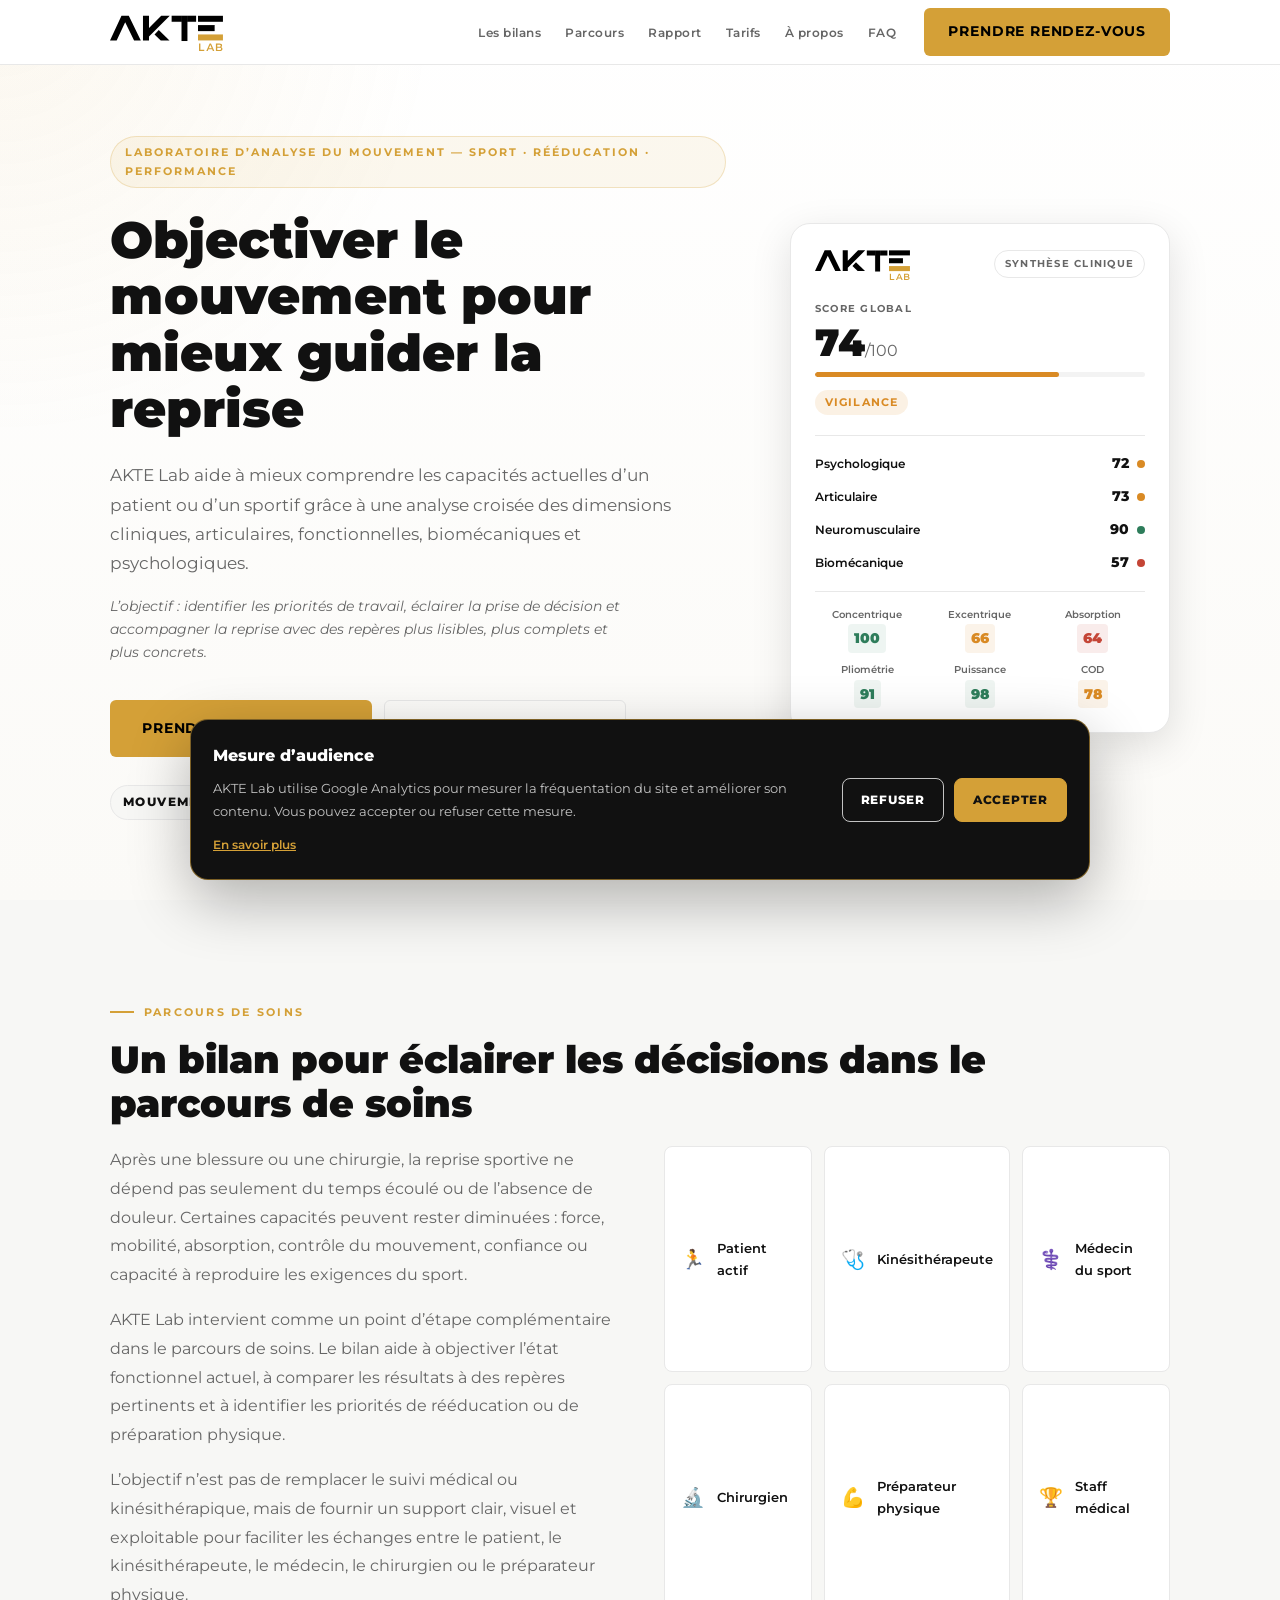
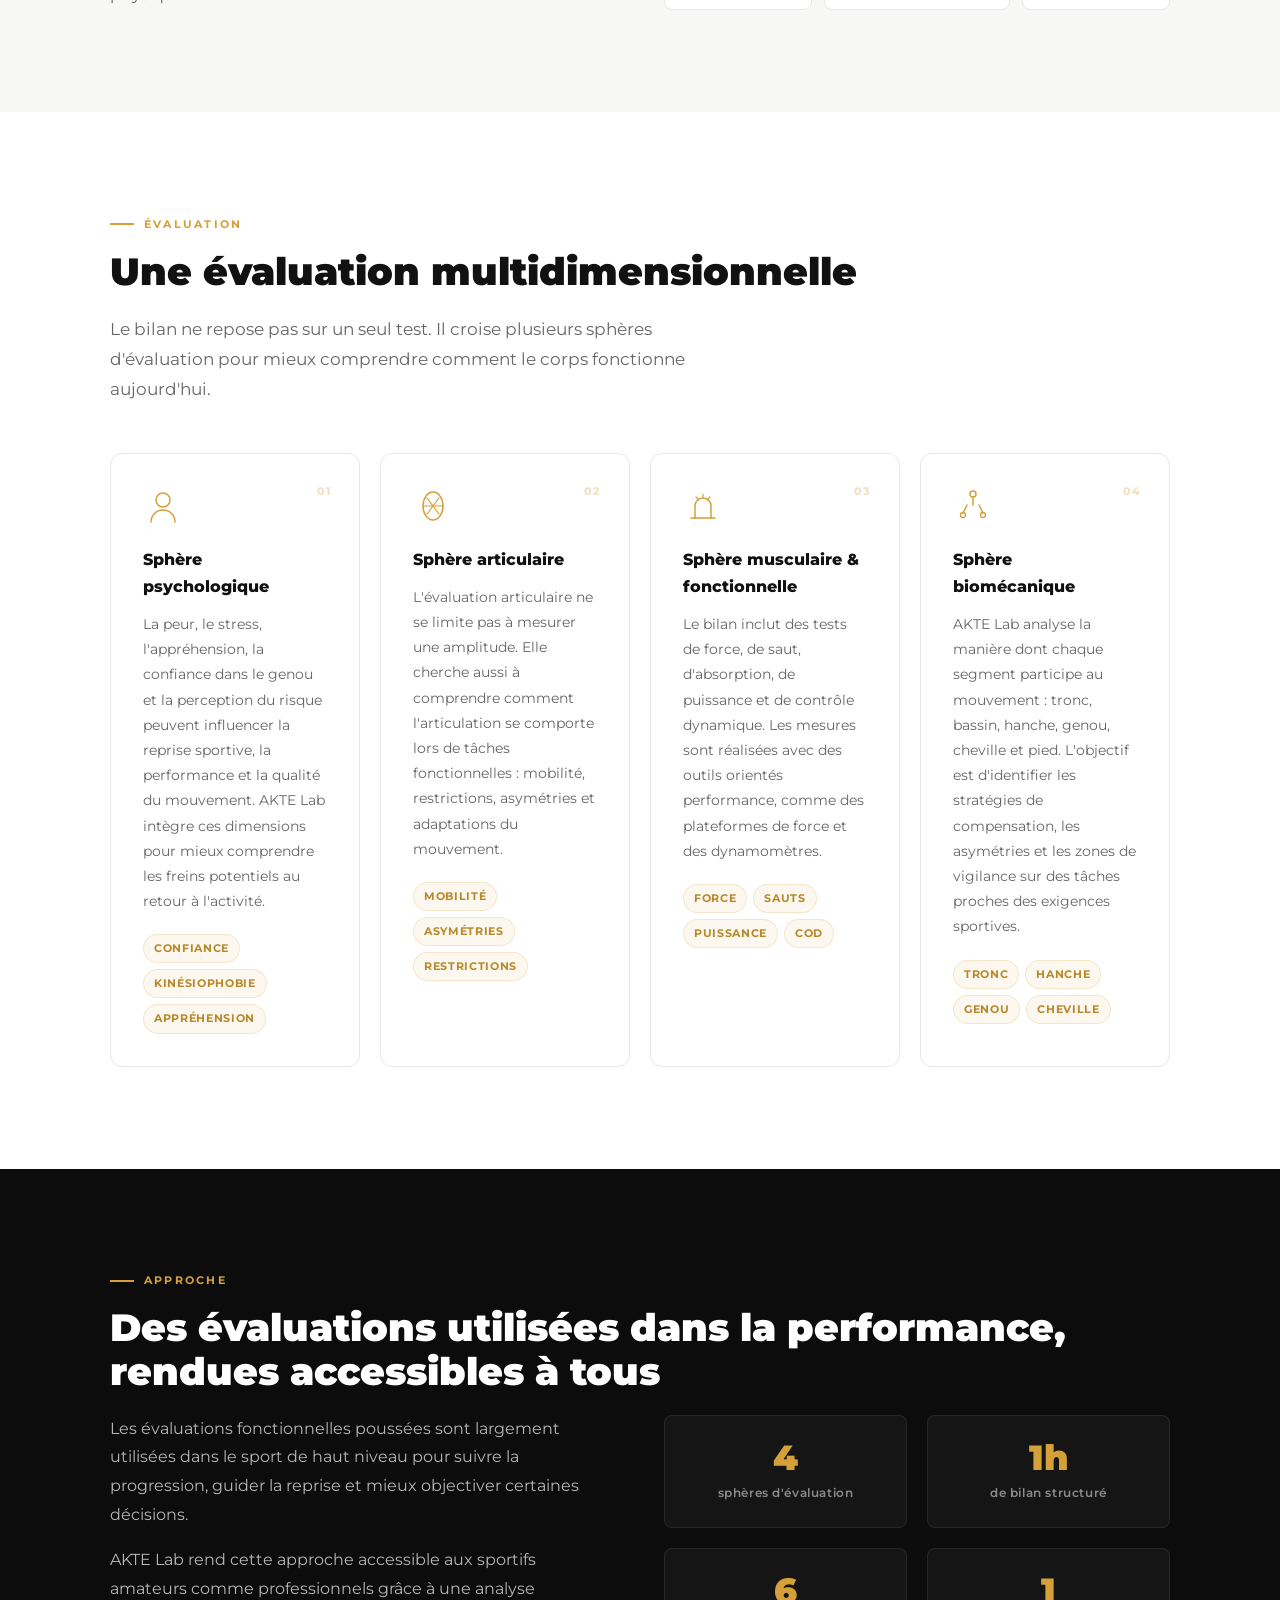
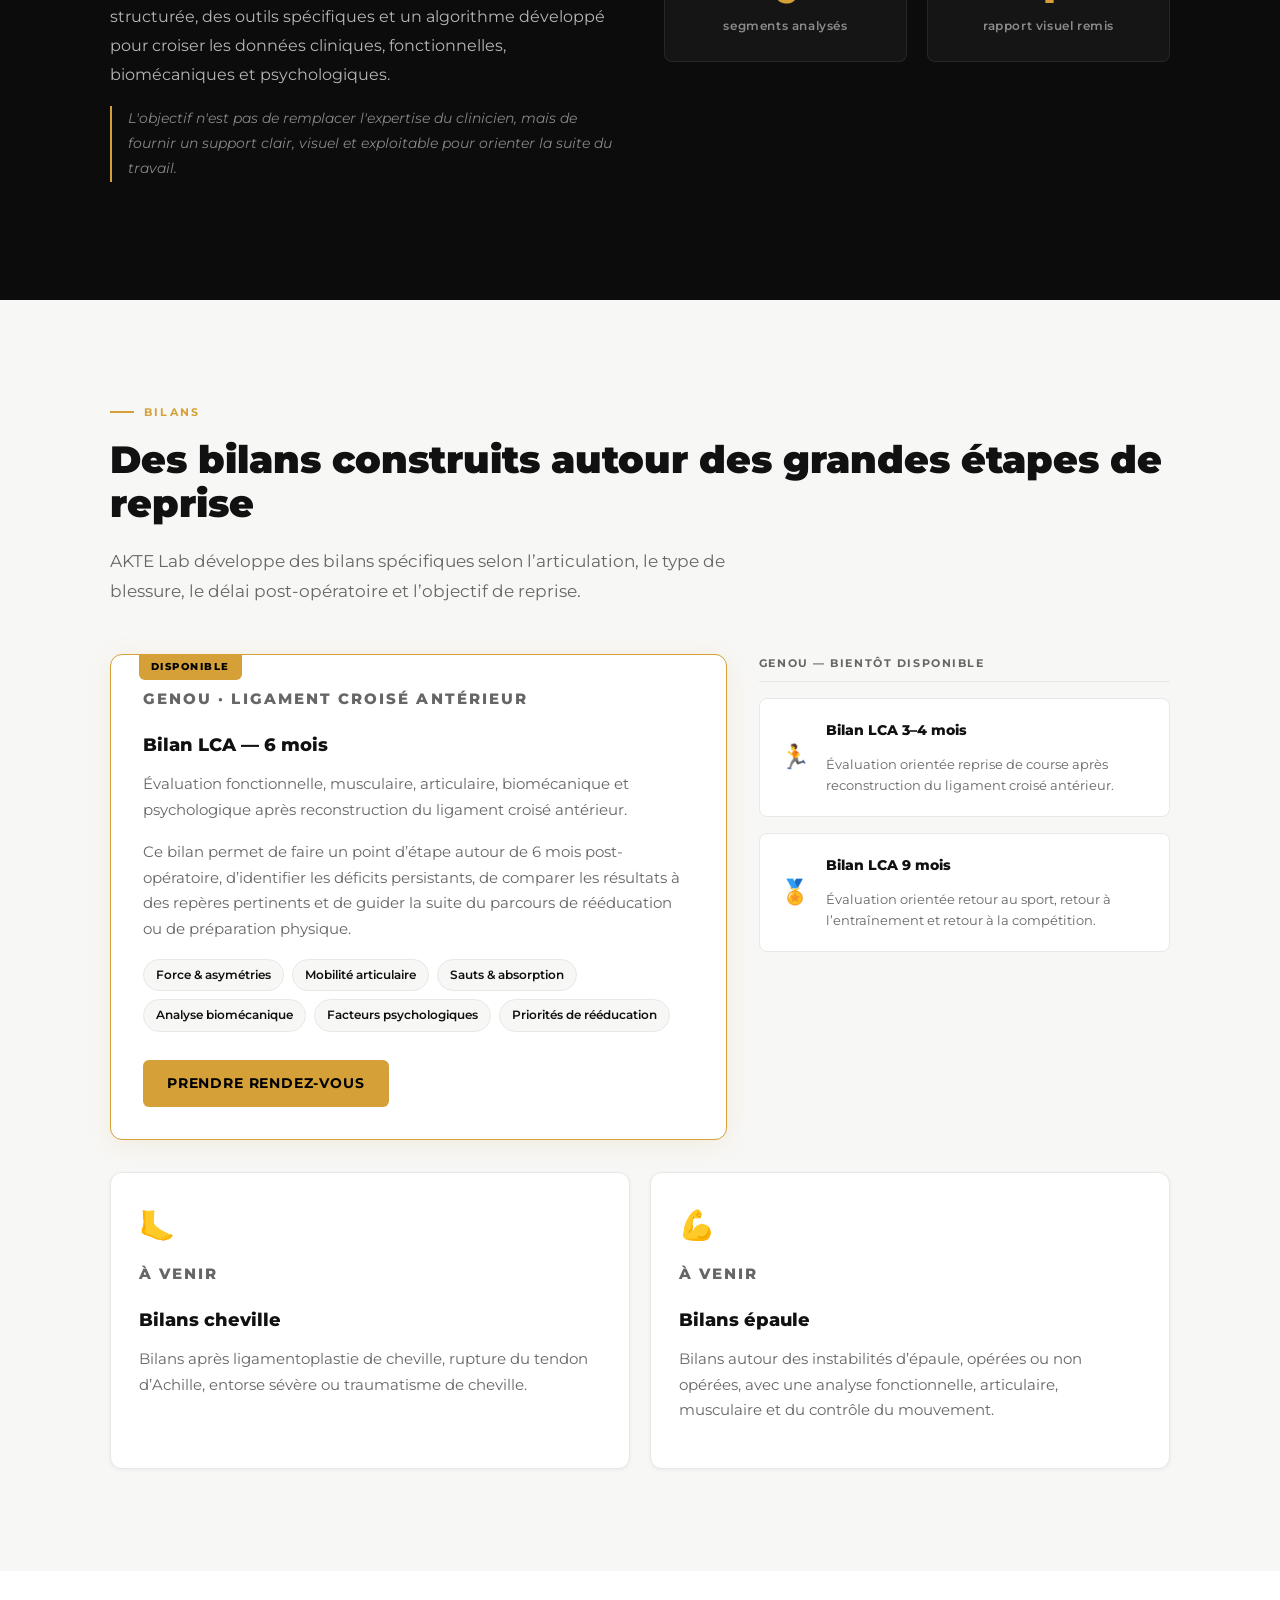
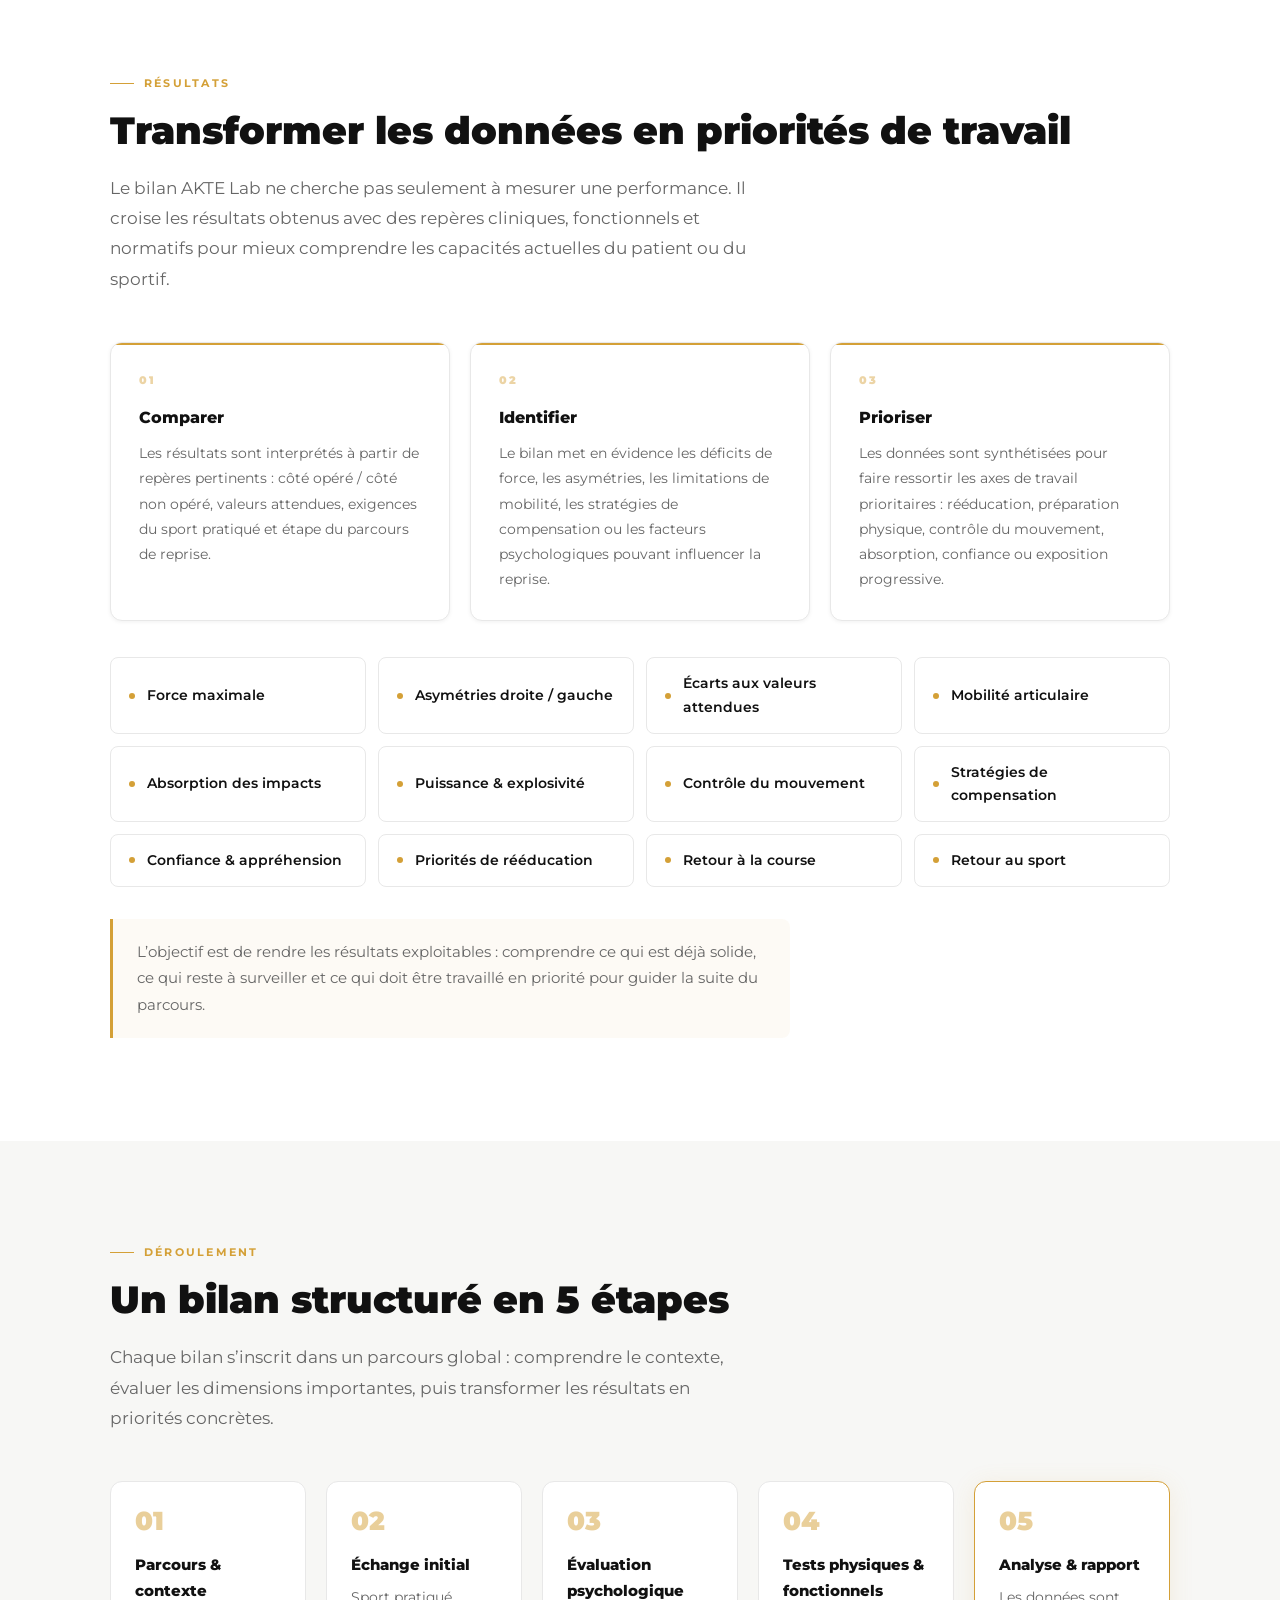
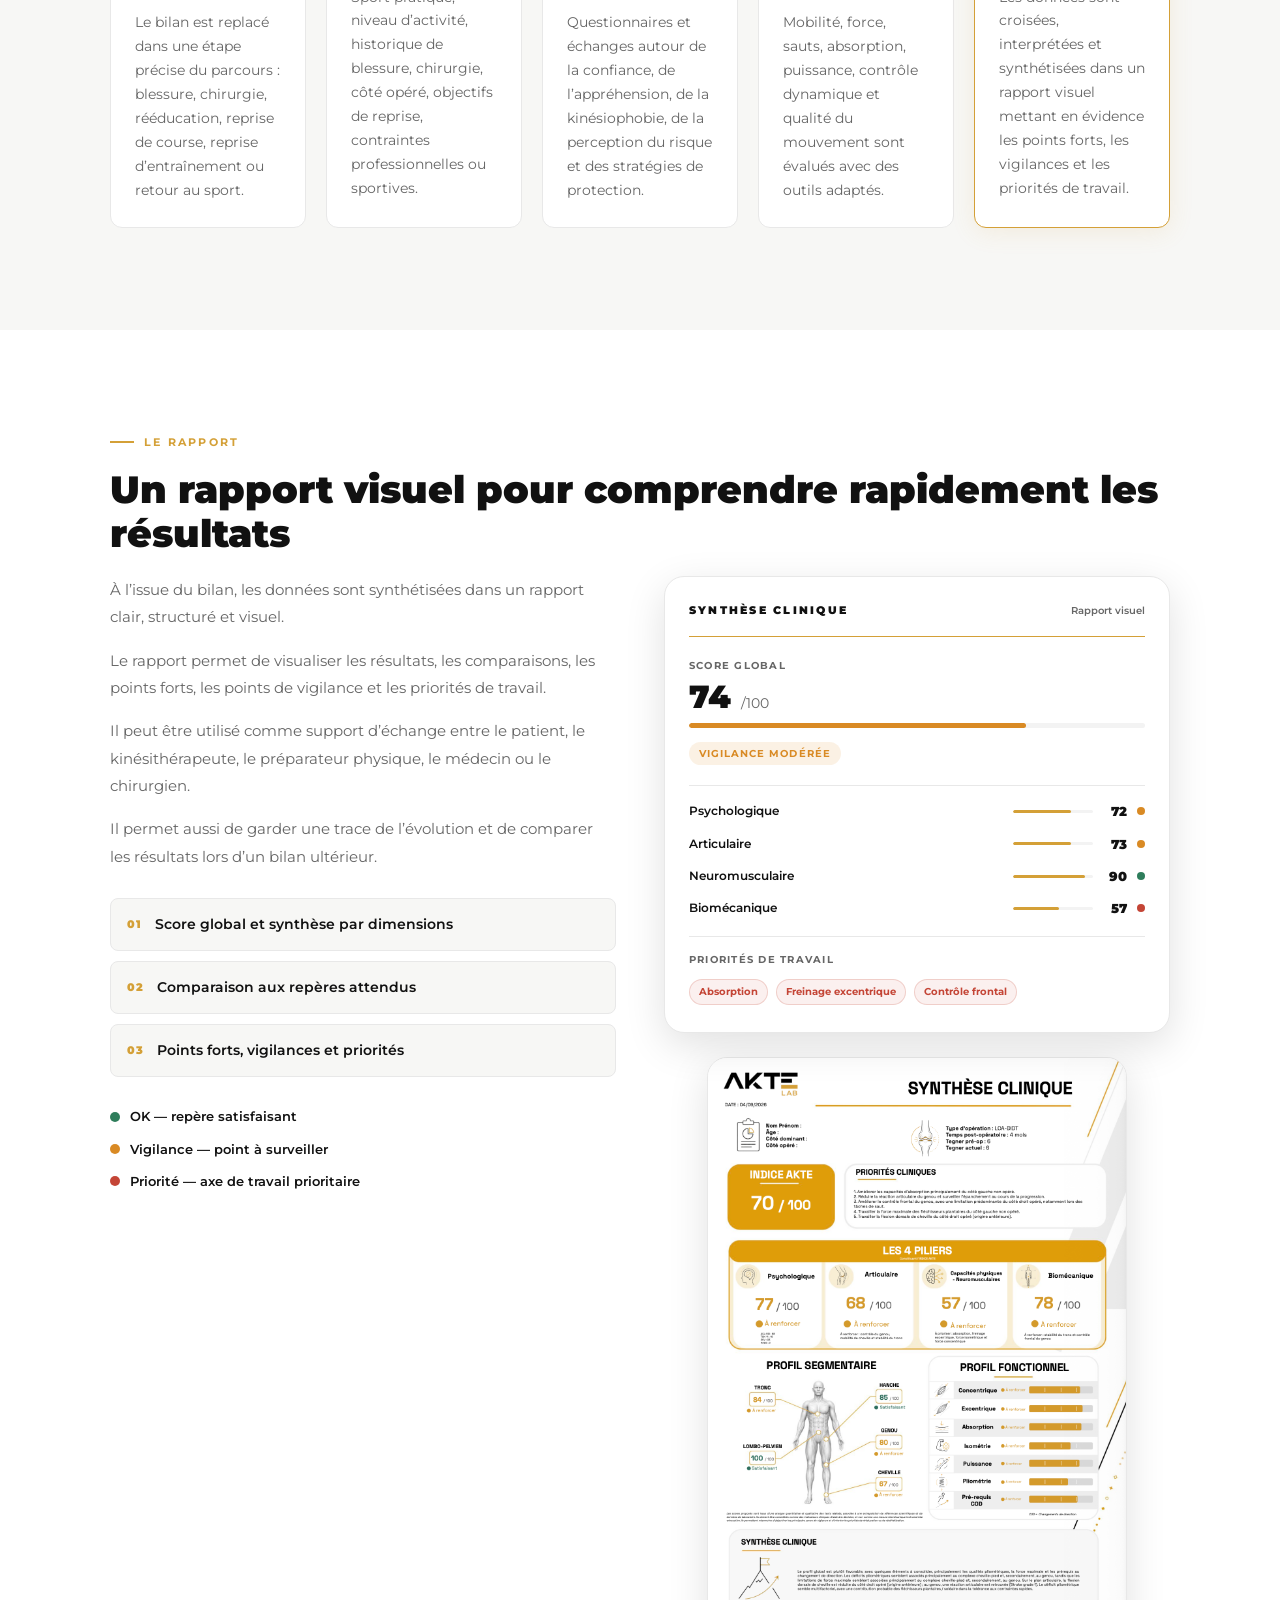
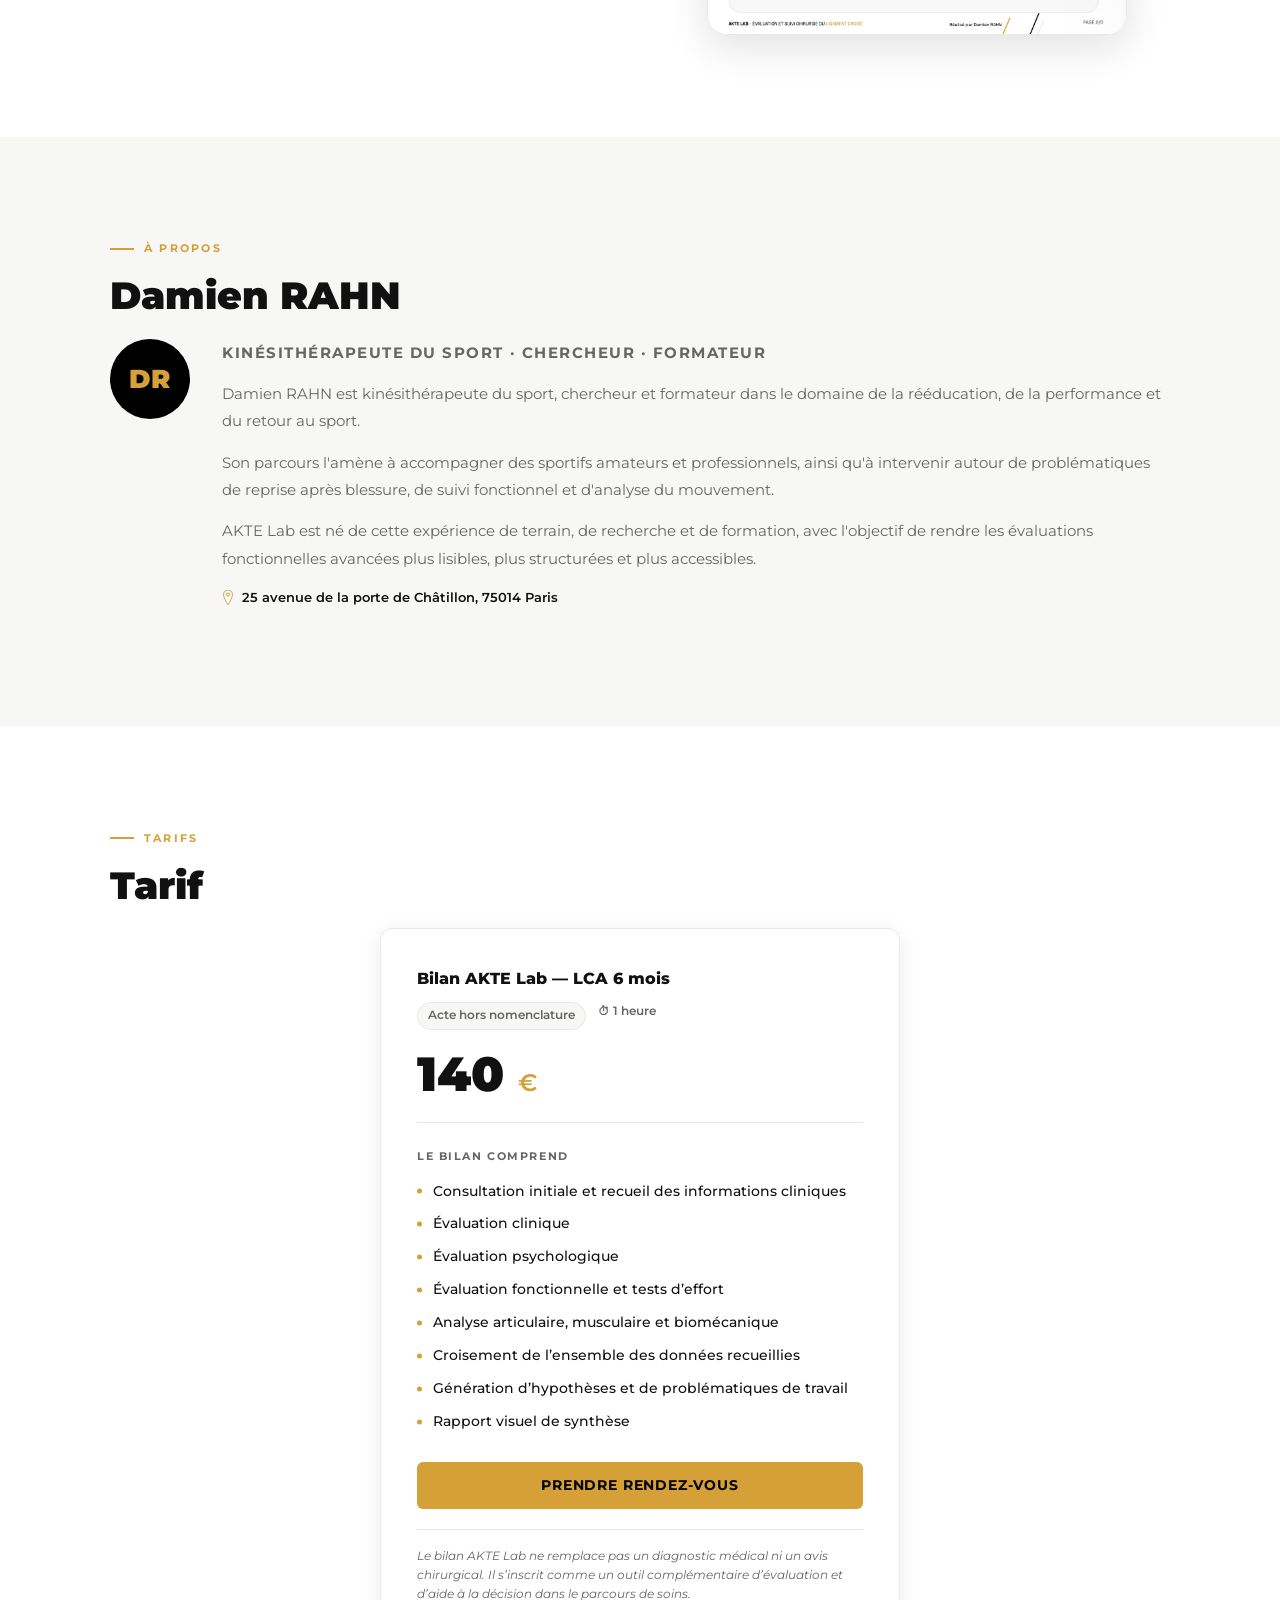
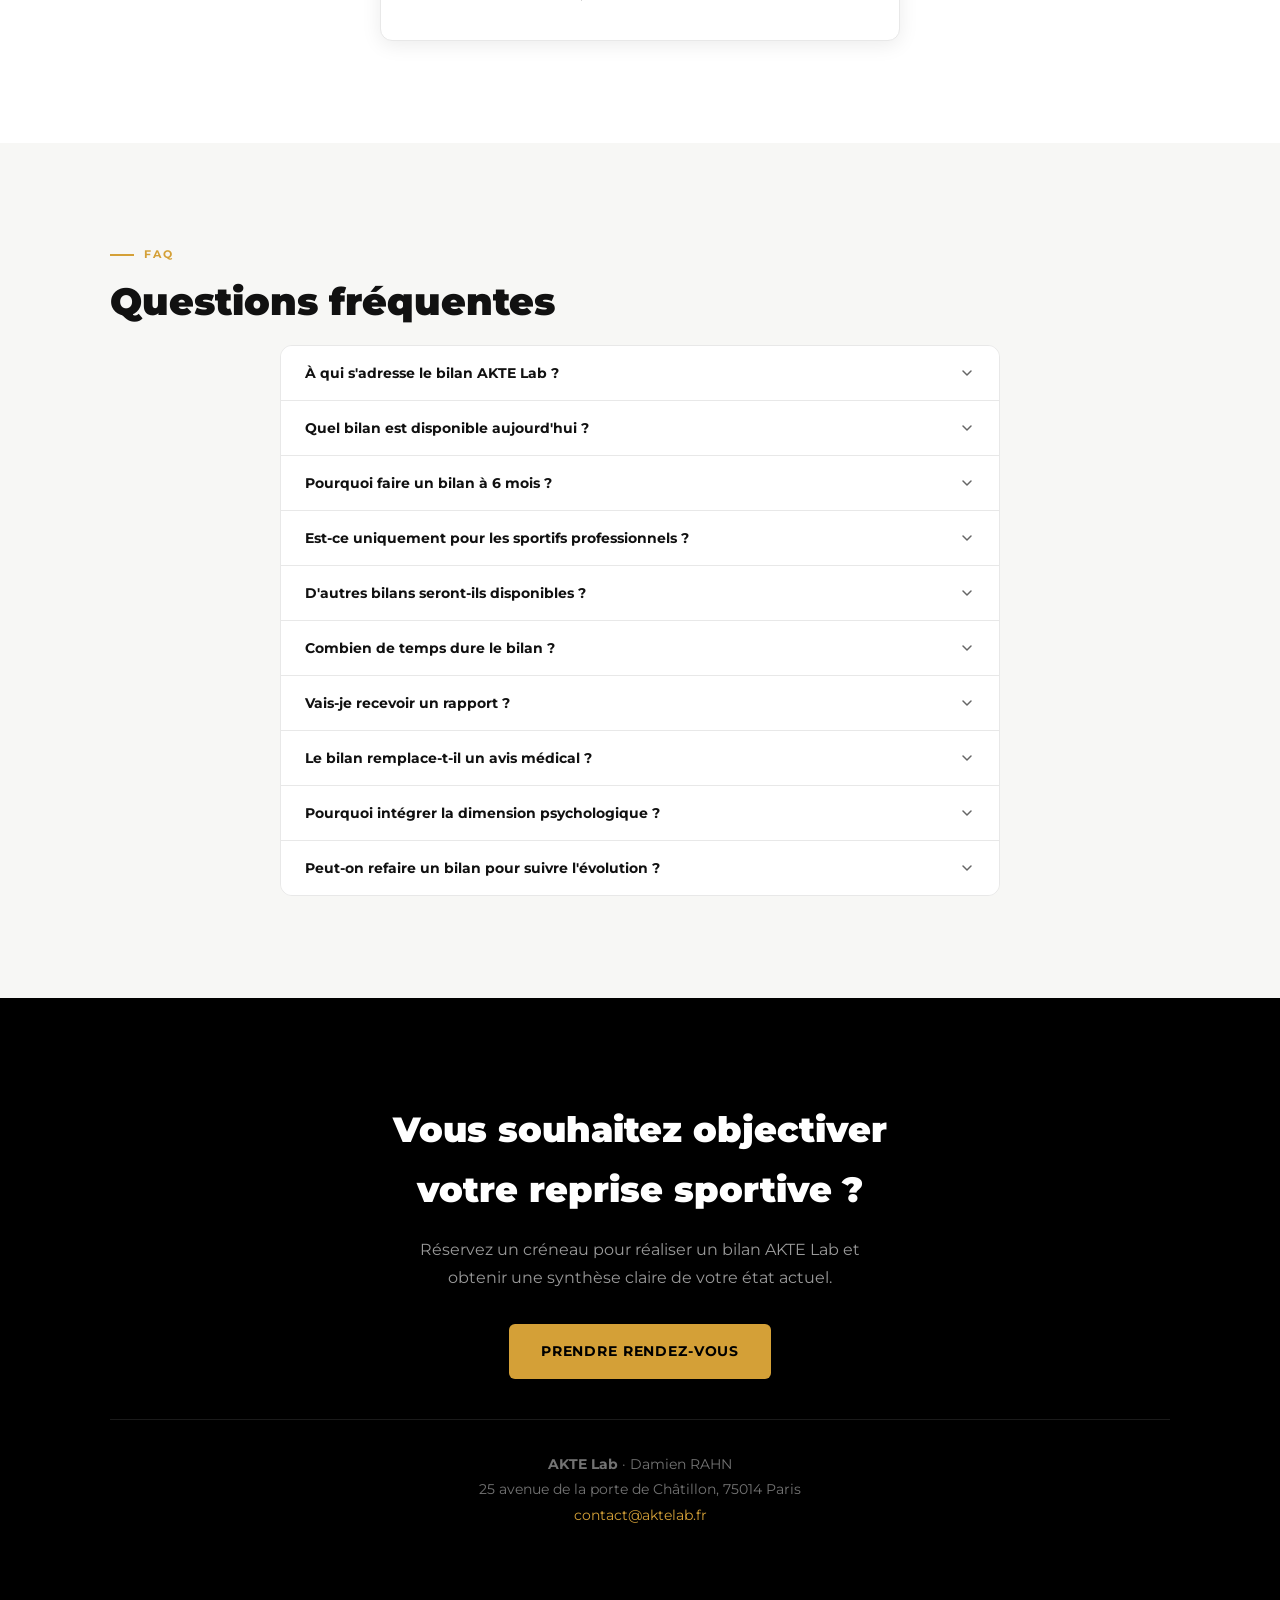
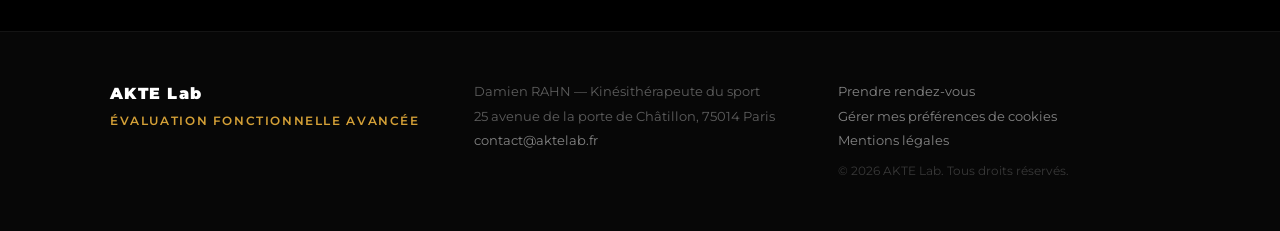
<file: index.html>
<!DOCTYPE html>
<html lang="fr">
<head>
  <meta charset="UTF-8" />
  <meta name="viewport" content="width=device-width, initial-scale=1.0" />

  <title>AKTE Lab | Laboratoire d’analyse du mouvement à Paris</title>

  <meta name="description" content="AKTE Lab est un laboratoire d’analyse du mouvement à Paris proposant des bilans cliniques, fonctionnels, biomécaniques et psychologiques pour guider la rééducation, le retour au sport et la reprise après blessure." />

  <meta name="robots" content="index, follow" />
  <meta name="author" content="Damien RAHN" />
  <meta name="application-name" content="AKTE Lab" />
  <meta name="theme-color" content="#ffffff" />

  <link rel="canonical" href="https://www.aktelab.fr/" />

  <!-- Open Graph -->
  <meta property="og:type" content="website" />
  <meta property="og:locale" content="fr_FR" />
  <meta property="og:site_name" content="AKTE Lab" />
  <meta property="og:title" content="AKTE Lab | Laboratoire d’analyse du mouvement à Paris" />
  <meta property="og:description" content="Bilans cliniques, fonctionnels, biomécaniques et psychologiques pour accompagner la reprise sportive et guider les décisions." />
  <meta property="og:url" content="https://www.aktelab.fr/" />
  <meta property="og:image" content="https://www.aktelab.fr/og-image.PNG" />

  <!-- Twitter -->
  <meta name="twitter:card" content="summary_large_image" />
  <meta name="twitter:title" content="AKTE Lab | Laboratoire d’analyse du mouvement" />
  <meta name="twitter:description" content="Bilans fonctionnels avancés pour objectiver la reprise sportive." />
  <meta name="twitter:image" content="https://www.aktelab.fr/og-image.PNG" />

  <link rel="preconnect" href="https://fonts.googleapis.com" />
  <link rel="preconnect" href="https://fonts.gstatic.com" crossorigin />

  <link href="https://fonts.googleapis.com/css2?family=Montserrat:wght@300;400;500;600;700;800;900&display=swap" rel="stylesheet" />

  <link rel="stylesheet" href="styles.css" />

  <link rel="icon" type="image/svg+xml" href="icone-akte.svg" />

  <script type="application/ld+json">
  {
    "@context":"https://schema.org",
    "@type":"MedicalBusiness",
    "name":"AKTE Lab",
    "url":"https://www.aktelab.fr",
    "logo":"https://www.aktelab.fr/logo-akte-lab.svg",
    "image":"https://www.aktelab.fr/og-image.PNG",
    "description":"Laboratoire d’analyse du mouvement spécialisé dans les bilans fonctionnels, biomécaniques, articulaires et psychologiques pour accompagner la reprise sportive.",
    "address":{
      "@type":"PostalAddress",
      "streetAddress":"25 avenue de la Porte de Châtillon",
      "postalCode":"75014",
      "addressLocality":"Paris",
      "addressCountry":"FR"
    },
    "email":"contact@aktelab.fr",
    "priceRange":"140€",
    "founder":{
      "@type":"Person",
      "name":"Damien RAHN"
    }
  }
  </script>

</head>
<body>

  <!-- ═══════════════════════════════════════════
       HEADER
  ═══════════════════════════════════════════ -->
  <header class="header" id="top">
    <div class="container header__inner">
      <a href="#top" class="header__logo" aria-label="AKTE Lab — accueil">
        <img src="logo-akte-lab.svg" alt="AKTE Lab" class="logo-img">
      </a>

      <button class="nav-toggle" id="navToggle" aria-label="Menu" aria-expanded="false">
        <span></span><span></span><span></span>
      </button>

      <nav class="nav" id="mainNav" aria-label="Navigation principale">
        <ul class="nav__list">
          <li><a href="#bilan" class="nav__link">Les bilans</a></li>
          <li><a href="#parcours" class="nav__link">Parcours</a></li>
          <li><a href="#rapport" class="nav__link">Rapport</a></li>
          <li><a href="#tarifs" class="nav__link">Tarifs</a></li>
          <li><a href="#apropos" class="nav__link">À propos</a></li>
          <li><a href="#faq" class="nav__link">FAQ</a></li>
        </ul>
        <!-- REPLACE #contact with your Calendly link when ready -->
        <a href="https://calendly.com/contact-aktelab/evaluation-fonctionnelle-rlca-6-mois" class="btn btn--gold nav__cta" target="_blank" rel="noopener">Prendre rendez-vous</a>
      </nav>
    </div>
  </header>

  <main>

    <!-- ═══════════════════════════════════════════
         HERO
    ═══════════════════════════════════════════ -->
    <section class="hero">
      <div class="container hero__inner">
        <div class="hero__content">
          <p class="eyebrow">LABORATOIRE D’ANALYSE DU MOUVEMENT — SPORT · RÉÉDUCATION · PERFORMANCE</p>
          <h1 class="hero__title">Objectiver le mouvement pour mieux guider la reprise</h1>
          <p class="hero__subtitle">AKTE Lab aide à mieux comprendre les capacités actuelles d’un patient ou d’un sportif grâce à une analyse croisée des dimensions cliniques, articulaires, fonctionnelles, biomécaniques et psychologiques.</p>
          <p class="hero__micro">L’objectif : identifier les priorités de travail, éclairer la prise de décision et accompagner la reprise avec des repères plus lisibles, plus complets et plus concrets.</p>
          <div class="hero__actions">
            <!-- REPLACE #contact with your Calendly link when ready -->
            <a href="https://calendly.com/contact-aktelab/evaluation-fonctionnelle-rlca-6-mois" class="btn btn--gold btn--lg" target="_blank" rel="noopener">Prendre rendez-vous</a>
            <a href="#bilan" class="btn btn--outline btn--lg">Découvrir le bilan</a>
          </div>
          <div class="hero__flow" aria-label="Méthode AKTE Lab">
            <span>Mouvement</span>
            <span>Mesure</span>
            <span>Analyse</span>
            <span>Priorités</span>
          </div>
        </div>

        <div class="hero__mockup" aria-hidden="true">
          <div class="mockup-card">
            <div class="mockup-header">
              <img src="logo-akte-lab.svg" alt="AKTE Lab" class="mockup-logo-img">
              <span class="mockup-tag">Synthèse clinique</span>
            </div>
            <div class="mockup-score-row">
              <div class="mockup-score-block">
                <div class="mockup-label">Score global</div>
                <div class="mockup-score-value">74<span>/100</span></div>
                <div class="mockup-bar">
                  <div class="mockup-bar-fill" style="width:74%"></div>
                </div>
                <div class="mockup-status status--orange">Vigilance</div>
              </div>
            </div>
            <div class="mockup-pillars">
              <div class="mockup-pillar">
                <div class="mockup-pillar-label">Psychologique</div>
                <div class="mockup-pillar-right">
                  <span class="mockup-pillar-score">72</span>
                  <span class="dot dot--orange"></span>
                </div>
              </div>
              <div class="mockup-pillar">
                <div class="mockup-pillar-label">Articulaire</div>
                <div class="mockup-pillar-right">
                  <span class="mockup-pillar-score">73</span>
                  <span class="dot dot--orange"></span>
                </div>
              </div>
              <div class="mockup-pillar">
                <div class="mockup-pillar-label">Neuromusculaire</div>
                <div class="mockup-pillar-right">
                  <span class="mockup-pillar-score">90</span>
                  <span class="dot dot--green"></span>
                </div>
              </div>
              <div class="mockup-pillar">
                <div class="mockup-pillar-label">Biomécanique</div>
                <div class="mockup-pillar-right">
                  <span class="mockup-pillar-score">57</span>
                  <span class="dot dot--red"></span>
                </div>
              </div>
            </div>
            <div class="mockup-qualities">
              <div class="mockup-qual"><span>Concentrique</span><span class="qual-val ok">100</span></div>
              <div class="mockup-qual"><span>Excentrique</span><span class="qual-val vigilance">66</span></div>
              <div class="mockup-qual"><span>Absorption</span><span class="qual-val priority">64</span></div>
              <div class="mockup-qual"><span>Pliométrie</span><span class="qual-val ok">91</span></div>
              <div class="mockup-qual"><span>Puissance</span><span class="qual-val ok">98</span></div>
              <div class="mockup-qual"><span>COD</span><span class="qual-val vigilance">78</span></div>
            </div>
          </div>
        </div>
      </div>
    </section>

    <!-- ═══════════════════════════════════════════
         PARCOURS / INTEGRE SOINS
    ═══════════════════════════════════════════ -->
    <section class="section section--soft" id="parcours">
      <div class="container">
        <div class="section-label">Parcours de soins</div>
        <h2 class="section-title">Un bilan pour éclairer les décisions dans le parcours de soins</h2>
        <div class="parcours__grid">
          <div class="parcours__text">
            <p>Après une blessure ou une chirurgie, la reprise sportive ne dépend pas seulement du temps écoulé ou de l’absence de douleur. Certaines capacités peuvent rester diminuées : force, mobilité, absorption, contrôle du mouvement, confiance ou capacité à reproduire les exigences du sport.</p>
            <p>AKTE Lab intervient comme un point d’étape complémentaire dans le parcours de soins. Le bilan aide à objectiver l’état fonctionnel actuel, à comparer les résultats à des repères pertinents et à identifier les priorités de rééducation ou de préparation physique.</p>
            <p>L’objectif n’est pas de remplacer le suivi médical ou kinésithérapique, mais de fournir un support clair, visuel et exploitable pour faciliter les échanges entre le patient, le kinésithérapeute, le médecin, le chirurgien ou le préparateur physique.</p>
          </div>
          <div class="parcours__actors">
            <div class="actor-card"><span class="actor-icon">🏃</span><span>Patient actif</span></div>
            <div class="actor-card"><span class="actor-icon">🩺</span><span>Kinésithérapeute</span></div>
            <div class="actor-card"><span class="actor-icon">⚕️</span><span>Médecin du sport</span></div>
            <div class="actor-card"><span class="actor-icon">🔬</span><span>Chirurgien</span></div>
            <div class="actor-card"><span class="actor-icon">💪</span><span>Préparateur physique</span></div>
            <div class="actor-card"><span class="actor-icon">🏆</span><span>Staff médical</span></div>
          </div>
        </div>
      </div>
    </section>

    <!-- ═══════════════════════════════════════════
         BILAN — 4 SPHERES
    ═══════════════════════════════════════════ -->
    <section class="section" id="bilan">
      <div class="container">
        <div class="section-label">Évaluation</div>
        <h2 class="section-title">Une évaluation multidimensionnelle</h2>
        <p class="section-intro">Le bilan ne repose pas sur un seul test. Il croise plusieurs sphères d'évaluation pour mieux comprendre comment le corps fonctionne aujourd'hui.</p>

        <div class="spheres__grid">
          <div class="sphere-card" data-index="01">
            <div class="sphere-card__icon">
              <svg viewBox="0 0 40 40" fill="none" aria-hidden="true">
                <circle cx="20" cy="14" r="7" stroke="#D4A037" stroke-width="1.5"/>
                <path d="M8 36c0-6.627 5.373-12 12-12s12 5.373 12 12" stroke="#D4A037" stroke-width="1.5" stroke-linecap="round"/>
              </svg>
            </div>
            <div class="sphere-card__num">01</div>
            <h3 class="sphere-card__title">Sphère psychologique</h3>
            <p class="sphere-card__text">La peur, le stress, l'appréhension, la confiance dans le genou et la perception du risque peuvent influencer la reprise sportive, la performance et la qualité du mouvement. AKTE Lab intègre ces dimensions pour mieux comprendre les freins potentiels au retour à l'activité.</p>
            <div class="sphere-card__tags">
              <span class="tag">Confiance</span>
              <span class="tag">Kinésiophobie</span>
              <span class="tag">Appréhension</span>
            </div>
          </div>

          <div class="sphere-card" data-index="02">
            <div class="sphere-card__icon">
              <svg viewBox="0 0 40 40" fill="none" aria-hidden="true">
                <ellipse cx="20" cy="20" rx="10" ry="14" stroke="#D4A037" stroke-width="1.5"/>
                <path d="M10 20h20M14 12l12 16M26 12L14 28" stroke="#D4A037" stroke-width="1.2" stroke-linecap="round"/>
              </svg>
            </div>
            <div class="sphere-card__num">02</div>
            <h3 class="sphere-card__title">Sphère articulaire</h3>
            <p class="sphere-card__text">L'évaluation articulaire ne se limite pas à mesurer une amplitude. Elle cherche aussi à comprendre comment l'articulation se comporte lors de tâches fonctionnelles : mobilité, restrictions, asymétries et adaptations du mouvement.</p>
            <div class="sphere-card__tags">
              <span class="tag">Mobilité</span>
              <span class="tag">Asymétries</span>
              <span class="tag">Restrictions</span>
            </div>
          </div>

          <div class="sphere-card" data-index="03">
            <div class="sphere-card__icon">
              <svg viewBox="0 0 40 40" fill="none" aria-hidden="true">
                <path d="M12 32V20a8 8 0 1 1 16 0v12" stroke="#D4A037" stroke-width="1.5" stroke-linecap="round"/>
                <path d="M8 32h24" stroke="#D4A037" stroke-width="1.5" stroke-linecap="round"/>
                <path d="M20 12v-4M16 14l-3-3M24 14l3-3" stroke="#D4A037" stroke-width="1.2" stroke-linecap="round"/>
              </svg>
            </div>
            <div class="sphere-card__num">03</div>
            <h3 class="sphere-card__title">Sphère musculaire & fonctionnelle</h3>
            <p class="sphere-card__text">Le bilan inclut des tests de force, de saut, d'absorption, de puissance et de contrôle dynamique. Les mesures sont réalisées avec des outils orientés performance, comme des plateformes de force et des dynamomètres.</p>
            <div class="sphere-card__tags">
              <span class="tag">Force</span>
              <span class="tag">Sauts</span>
              <span class="tag">Puissance</span>
              <span class="tag">COD</span>
            </div>
          </div>

          <div class="sphere-card" data-index="04">
            <div class="sphere-card__icon">
              <svg viewBox="0 0 40 40" fill="none" aria-hidden="true">
                <circle cx="20" cy="8" r="3" stroke="#D4A037" stroke-width="1.5"/>
                <path d="M20 11v8M14 19l-4 8M26 19l4 8" stroke="#D4A037" stroke-width="1.5" stroke-linecap="round"/>
                <circle cx="10" cy="29" r="2.5" stroke="#D4A037" stroke-width="1.3"/>
                <circle cx="30" cy="29" r="2.5" stroke="#D4A037" stroke-width="1.3"/>
              </svg>
            </div>
            <div class="sphere-card__num">04</div>
            <h3 class="sphere-card__title">Sphère biomécanique</h3>
            <p class="sphere-card__text">AKTE Lab analyse la manière dont chaque segment participe au mouvement : tronc, bassin, hanche, genou, cheville et pied. L'objectif est d'identifier les stratégies de compensation, les asymétries et les zones de vigilance sur des tâches proches des exigences sportives.</p>
            <div class="sphere-card__tags">
              <span class="tag">Tronc</span>
              <span class="tag">Hanche</span>
              <span class="tag">Genou</span>
              <span class="tag">Cheville</span>
            </div>
          </div>
        </div>
      </div>
    </section>

    <!-- ═══════════════════════════════════════════
         HAUT NIVEAU / ACCESSIBLE
    ═══════════════════════════════════════════ -->
    <section class="section section--dark">
      <div class="container">
        <div class="section-label section-label--light">Approche</div>
        <h2 class="section-title section-title--light">Des évaluations utilisées dans la performance,<br>rendues accessibles à tous</h2>
        <div class="approach__grid">
          <div class="approach__block">
            <p>Les évaluations fonctionnelles poussées sont largement utilisées dans le sport de haut niveau pour suivre la progression, guider la reprise et mieux objectiver certaines décisions.</p>
            <p>AKTE Lab rend cette approche accessible aux sportifs amateurs comme professionnels grâce à une analyse structurée, des outils spécifiques et un algorithme développé pour croiser les données cliniques, fonctionnelles, biomécaniques et psychologiques.</p>
            <p class="approach__note">L'objectif n'est pas de remplacer l'expertise du clinicien, mais de fournir un support clair, visuel et exploitable pour orienter la suite du travail.</p>
          </div>
          <div class="approach__stats">
            <div class="stat-block">
              <div class="stat-block__num">4</div>
              <div class="stat-block__label">sphères d'évaluation</div>
            </div>
            <div class="stat-block">
              <div class="stat-block__num">1h</div>
              <div class="stat-block__label">de bilan structuré</div>
            </div>
            <div class="stat-block">
              <div class="stat-block__num">6</div>
              <div class="stat-block__label">segments analysés</div>
            </div>
            <div class="stat-block">
              <div class="stat-block__num">1</div>
              <div class="stat-block__label">rapport visuel remis</div>
            </div>
          </div>
        </div>
      </div>
    </section>

    <!-- ═══════════════════════════════════════════
     BILANS DISPONIBLES
═══════════════════════════════════════════ -->
<section class="section section--soft">
  <div class="container">
    <div class="section-label">Bilans</div>
    <h2 class="section-title">Des bilans construits autour des grandes étapes de reprise</h2>
    <p class="section-intro">AKTE Lab développe des bilans spécifiques selon l’articulation, le type de blessure, le délai post-opératoire et l’objectif de reprise.</p>

    <div class="bilans-new__grid">

      <div class="bilan-feature-card">
        <div class="bilan-main-card__badge">Disponible</div>
        <p class="bilan-feature-card__kicker">Genou · Ligament croisé antérieur</p>
        <h3>Bilan LCA — 6 mois</h3>
        <p>Évaluation fonctionnelle, musculaire, articulaire, biomécanique et psychologique après reconstruction du ligament croisé antérieur.</p>
        <p>Ce bilan permet de faire un point d’étape autour de 6 mois post-opératoire, d’identifier les déficits persistants, de comparer les résultats à des repères pertinents et de guider la suite du parcours de rééducation ou de préparation physique.</p>
        <ul class="bilan-includes">
          <li>Force & asymétries</li>
          <li>Mobilité articulaire</li>
          <li>Sauts & absorption</li>
          <li>Analyse biomécanique</li>
          <li>Facteurs psychologiques</li>
          <li>Priorités de rééducation</li>
        </ul>
        <a href="https://calendly.com/contact-aktelab/evaluation-fonctionnelle-rlca-6-mois" class="btn btn--gold" target="_blank" rel="noopener">Prendre rendez-vous</a>
      </div>

      <div class="bilans-new__side">
        <p class="bilans__soon-label">Genou — bientôt disponible</p>

        <div class="soon-card soon-card--strong">
          <div class="soon-card__icon">🏃</div>
          <h4>Bilan LCA 3–4 mois</h4>
          <p>Évaluation orientée reprise de course après reconstruction du ligament croisé antérieur.</p>
        </div>

        <div class="soon-card soon-card--strong">
          <div class="soon-card__icon">🏅</div>
          <h4>Bilan LCA 9 mois</h4>
          <p>Évaluation orientée retour au sport, retour à l’entraînement et retour à la compétition.</p>
        </div>
      </div>

    </div>

    <div class="bilans-future__grid">

      <div class="future-card">
        <div class="future-card__icon">🦶</div>
        <p class="future-card__kicker">À venir</p>
        <h3>Bilans cheville</h3>
        <p>Bilans après ligamentoplastie de cheville, rupture du tendon d’Achille, entorse sévère ou traumatisme de cheville.</p>
      </div>

      <div class="future-card">
        <div class="future-card__icon">💪</div>
        <p class="future-card__kicker">À venir</p>
        <h3>Bilans épaule</h3>
        <p>Bilans autour des instabilités d’épaule, opérées ou non opérées, avec une analyse fonctionnelle, articulaire, musculaire et du contrôle du mouvement.</p>
      </div>

    </div>
  </div>
</section>
    <!-- ═══════════════════════════════════════════
     CE QUE LE BILAN IDENTIFIE
═══════════════════════════════════════════ -->
<section class="section">
  <div class="container">
    <div class="section-label">Résultats</div>
    <h2 class="section-title">Transformer les données en priorités de travail</h2>
    <p class="section-intro">Le bilan AKTE Lab ne cherche pas seulement à mesurer une performance. Il croise les résultats obtenus avec des repères cliniques, fonctionnels et normatifs pour mieux comprendre les capacités actuelles du patient ou du sportif.</p>

    <div class="results__grid">
      <div class="result-card">
        <div class="result-card__num">01</div>
        <h3>Comparer</h3>
        <p>Les résultats sont interprétés à partir de repères pertinents : côté opéré / côté non opéré, valeurs attendues, exigences du sport pratiqué et étape du parcours de reprise.</p>
      </div>

      <div class="result-card">
        <div class="result-card__num">02</div>
        <h3>Identifier</h3>
        <p>Le bilan met en évidence les déficits de force, les asymétries, les limitations de mobilité, les stratégies de compensation ou les facteurs psychologiques pouvant influencer la reprise.</p>
      </div>

      <div class="result-card">
        <div class="result-card__num">03</div>
        <h3>Prioriser</h3>
        <p>Les données sont synthétisées pour faire ressortir les axes de travail prioritaires : rééducation, préparation physique, contrôle du mouvement, absorption, confiance ou exposition progressive.</p>
      </div>
    </div>

    <div class="results-tags__grid">
      <div class="identify-tag"><span class="identify-tag__dot"></span>Force maximale</div>
      <div class="identify-tag"><span class="identify-tag__dot"></span>Asymétries droite / gauche</div>
      <div class="identify-tag"><span class="identify-tag__dot"></span>Écarts aux valeurs attendues</div>
      <div class="identify-tag"><span class="identify-tag__dot"></span>Mobilité articulaire</div>
      <div class="identify-tag"><span class="identify-tag__dot"></span>Absorption des impacts</div>
      <div class="identify-tag"><span class="identify-tag__dot"></span>Puissance & explosivité</div>
      <div class="identify-tag"><span class="identify-tag__dot"></span>Contrôle du mouvement</div>
      <div class="identify-tag"><span class="identify-tag__dot"></span>Stratégies de compensation</div>
      <div class="identify-tag"><span class="identify-tag__dot"></span>Confiance & appréhension</div>
      <div class="identify-tag"><span class="identify-tag__dot"></span>Priorités de rééducation</div>
      <div class="identify-tag"><span class="identify-tag__dot"></span>Retour à la course</div>
      <div class="identify-tag"><span class="identify-tag__dot"></span>Retour au sport</div>
    </div>

    <p class="identifies__note">L’objectif est de rendre les résultats exploitables : comprendre ce qui est déjà solide, ce qui reste à surveiller et ce qui doit être travaillé en priorité pour guider la suite du parcours.</p>
  </div>
</section>

    <!-- ═══════════════════════════════════════════
     DEROULEMENT
═══════════════════════════════════════════ -->
<section class="section section--soft">
  <div class="container">
    <div class="section-label">Déroulement</div>
    <h2 class="section-title">Un bilan structuré en 5 étapes</h2>
    <p class="section-intro">Chaque bilan s’inscrit dans un parcours global : comprendre le contexte, évaluer les dimensions importantes, puis transformer les résultats en priorités concrètes.</p>

    <div class="steps-new__grid">

      <div class="step-card step-card--new">
        <div class="step-card__num">01</div>
        <h3>Parcours & contexte</h3>
        <p>Le bilan est replacé dans une étape précise du parcours : blessure, chirurgie, rééducation, reprise de course, reprise d’entraînement ou retour au sport.</p>
      </div>

      <div class="step-card step-card--new">
        <div class="step-card__num">02</div>
        <h3>Échange initial</h3>
        <p>Sport pratiqué, niveau d’activité, historique de blessure, chirurgie, côté opéré, objectifs de reprise, contraintes professionnelles ou sportives.</p>
      </div>

      <div class="step-card step-card--new">
        <div class="step-card__num">03</div>
        <h3>Évaluation psychologique</h3>
        <p>Questionnaires et échanges autour de la confiance, de l’appréhension, de la kinésiophobie, de la perception du risque et des stratégies de protection.</p>
      </div>

      <div class="step-card step-card--new">
        <div class="step-card__num">04</div>
        <h3>Tests physiques & fonctionnels</h3>
        <p>Mobilité, force, sauts, absorption, puissance, contrôle dynamique et qualité du mouvement sont évalués avec des outils adaptés.</p>
      </div>

      <div class="step-card step-card--new step-card--highlight">
        <div class="step-card__num">05</div>
        <h3>Analyse & rapport</h3>
        <p>Les données sont croisées, interprétées et synthétisées dans un rapport visuel mettant en évidence les points forts, les vigilances et les priorités de travail.</p>
      </div>

    </div>
  </div>
</section>

    <!-- ═══════════════════════════════════════════
     RAPPORT
═══════════════════════════════════════════ -->
<section class="section" id="rapport">
  <div class="container">
    <div class="section-label">Le rapport</div>
    <h2 class="section-title">Un rapport visuel pour comprendre rapidement les résultats</h2>

    <div class="rapport__grid">
      <div class="rapport__text">
        <p>À l’issue du bilan, les données sont synthétisées dans un rapport clair, structuré et visuel.</p>
        <p>Le rapport permet de visualiser les résultats, les comparaisons, les points forts, les points de vigilance et les priorités de travail.</p>
        <p>Il peut être utilisé comme support d’échange entre le patient, le kinésithérapeute, le préparateur physique, le médecin ou le chirurgien.</p>
        <p>Il permet aussi de garder une trace de l’évolution et de comparer les résultats lors d’un bilan ultérieur.</p>

        <div class="rapport-highlights">
          <div class="rapport-highlight">
            <span class="rapport-highlight__num">01</span>
            <span>Score global et synthèse par dimensions</span>
          </div>
          <div class="rapport-highlight">
            <span class="rapport-highlight__num">02</span>
            <span>Comparaison aux repères attendus</span>
          </div>
          <div class="rapport-highlight">
            <span class="rapport-highlight__num">03</span>
            <span>Points forts, vigilances et priorités</span>
          </div>
        </div>

        <div class="rapport__legend">
          <div class="legend-item"><span class="legend-dot dot--green"></span>OK — repère satisfaisant</div>
          <div class="legend-item"><span class="legend-dot dot--orange"></span>Vigilance — point à surveiller</div>
          <div class="legend-item"><span class="legend-dot dot--red"></span>Priorité — axe de travail prioritaire</div>
        </div>
      </div>

      <div class="rapport__preview" aria-label="Aperçu du rapport AKTE Lab">
        <div class="rp-card">
          <div class="rp-header">
            <span class="rp-title">SYNTHÈSE CLINIQUE</span>
            <span class="rp-date">Rapport visuel</span>
          </div>
          <div class="rp-score">
            <span class="rp-score-label">Score global</span>
            <span class="rp-score-val">74 <small>/100</small></span>
            <div class="rp-bar"><div class="rp-bar-fill" style="width:74%"></div></div>
            <span class="status-badge status--orange">Vigilance modérée</span>
          </div>
          <div class="rp-pillars">
            <div class="rp-pillar">
              <span>Psychologique</span>
              <div class="rp-minbar"><div style="width:72%"></div></div>
              <span class="rp-pillar-score">72</span>
              <span class="dot dot--orange"></span>
            </div>
            <div class="rp-pillar">
              <span>Articulaire</span>
              <div class="rp-minbar"><div style="width:73%"></div></div>
              <span class="rp-pillar-score">73</span>
              <span class="dot dot--orange"></span>
            </div>
            <div class="rp-pillar">
              <span>Neuromusculaire</span>
              <div class="rp-minbar"><div style="width:90%"></div></div>
              <span class="rp-pillar-score">90</span>
              <span class="dot dot--green"></span>
            </div>
            <div class="rp-pillar">
              <span>Biomécanique</span>
              <div class="rp-minbar"><div style="width:57%"></div></div>
              <span class="rp-pillar-score">57</span>
              <span class="dot dot--red"></span>
            </div>
          </div>
          <div class="rp-priorities">
            <p class="rp-prio-label">Priorités de travail</p>
            <span class="prio-tag">Absorption</span>
            <span class="prio-tag">Freinage excentrique</span>
            <span class="prio-tag">Contrôle frontal</span>
          </div>
        </div>

        <img src="rapport-akte-lab.png" alt="Exemple de rapport AKTE Lab" class="rapport-img">
      </div>
    </div>
  </div>
</section>

    <!-- ═══════════════════════════════════════════
         A PROPOS
    ═══════════════════════════════════════════ -->
    <section class="section section--soft" id="apropos">
      <div class="container">
        <div class="section-label">À propos</div>
        <h2 class="section-title">Damien RAHN</h2>
        <div class="apropos__grid">
          <div class="apropos__initials" aria-hidden="true">DR</div>
          <div class="apropos__text">
            <p class="apropos__role">Kinésithérapeute du sport · Chercheur · Formateur</p>
            <p>Damien RAHN est kinésithérapeute du sport, chercheur et formateur dans le domaine de la rééducation, de la performance et du retour au sport.</p>
            <p>Son parcours l'amène à accompagner des sportifs amateurs et professionnels, ainsi qu'à intervenir autour de problématiques de reprise après blessure, de suivi fonctionnel et d'analyse du mouvement.</p>
            <p>AKTE Lab est né de cette expérience de terrain, de recherche et de formation, avec l'objectif de rendre les évaluations fonctionnelles avancées plus lisibles, plus structurées et plus accessibles.</p>
            <p class="apropos__address">
              <svg viewBox="0 0 16 20" fill="none" width="12" aria-hidden="true"><path d="M8 0C4.686 0 2 2.686 2 6c0 4.5 6 14 6 14s6-9.5 6-14c0-3.314-2.686-6-6-6z" stroke="#D4A037" stroke-width="1.3"/><circle cx="8" cy="6" r="2" stroke="#D4A037" stroke-width="1.3"/></svg>
              25 avenue de la porte de Châtillon, 75014 Paris
            </p>
          </div>
        </div>
      </div>
    </section>

    <!-- ═══════════════════════════════════════════
         TARIFS
    ═══════════════════════════════════════════ -->
    <section class="section" id="tarifs">
      <div class="container">
        <div class="section-label">Tarifs</div>
        <h2 class="section-title">Tarif</h2>
        <div class="tarif__wrap">
          <div class="tarif-card">
            <div class="tarif-card__header">
              <h3>Bilan AKTE Lab — LCA 6 mois</h3>
              <div class="tarif-card__meta">
                <span class="tarif-hors-nom">Acte hors nomenclature</span>
                <span class="tarif-duree">⏱ 1 heure</span>
              </div>
            </div>
            <div class="tarif-card__price">140 <span>€</span></div>
            <div class="tarif-card__includes">
              <p class="includes-label">Le bilan comprend</p>
              <ul>
                <li>Consultation initiale et recueil des informations cliniques</li>
                <li>Évaluation clinique</li>
                <li>Évaluation psychologique</li>
                <li>Évaluation fonctionnelle et tests d’effort</li>
                <li>Analyse articulaire, musculaire et biomécanique</li>
                <li>Croisement de l’ensemble des données recueillies</li>
                <li>Génération d’hypothèses et de problématiques de travail</li>
                <li>Rapport visuel de synthèse</li>
              </ul>
            </div>
            <!-- REPLACE #contact with your Calendly link when ready -->
            <a href="https://calendly.com/contact-aktelab/evaluation-fonctionnelle-rlca-6-mois" class="btn btn--gold btn--block" target="_blank" rel="noopener">Prendre rendez-vous</a>
            <p class="tarif-card__note">Le bilan AKTE Lab ne remplace pas un diagnostic médical ni un avis chirurgical. Il s’inscrit comme un outil complémentaire d’évaluation et d’aide à la décision dans le parcours de soins.</p>
          </div>
        </div>
      </div>
    </section>

    <!-- ═══════════════════════════════════════════
         FAQ
    ═══════════════════════════════════════════ -->
    <section class="section section--soft" id="faq">
      <div class="container">
        <div class="section-label">FAQ</div>
        <h2 class="section-title">Questions fréquentes</h2>
        <div class="faq__list">

          <div class="faq-item">
            <button class="faq-item__q" aria-expanded="false">
              À qui s'adresse le bilan AKTE Lab ?
              <svg class="faq-arrow" viewBox="0 0 16 16" fill="none" aria-hidden="true"><path d="M4 6l4 4 4-4" stroke="currentColor" stroke-width="1.5" stroke-linecap="round" stroke-linejoin="round"/></svg>
            </button>
            <div class="faq-item__a">Aux sportifs amateurs ou professionnels, aux patients actifs et aux professionnels souhaitant mieux objectiver une reprise après reconstruction du ligament croisé antérieur.</div>
          </div>

          <div class="faq-item">
            <button class="faq-item__q" aria-expanded="false">
              Quel bilan est disponible aujourd'hui ?
              <svg class="faq-arrow" viewBox="0 0 16 16" fill="none" aria-hidden="true"><path d="M4 6l4 4 4-4" stroke="currentColor" stroke-width="1.5" stroke-linecap="round" stroke-linejoin="round"/></svg>
            </button>
            <div class="faq-item__a">Le bilan actuellement disponible concerne le genou après reconstruction du ligament croisé antérieur, avec une évaluation réalisée autour de 6 mois post-opératoire.</div>
          </div>

          <div class="faq-item">
            <button class="faq-item__q" aria-expanded="false">
              Pourquoi faire un bilan à 6 mois ?
              <svg class="faq-arrow" viewBox="0 0 16 16" fill="none" aria-hidden="true"><path d="M4 6l4 4 4-4" stroke="currentColor" stroke-width="1.5" stroke-linecap="round" stroke-linejoin="round"/></svg>
            </button>
            <div class="faq-item__a">À 6 mois, le bilan permet de faire un point d'étape objectif sur la récupération, d'identifier les points de vigilance et d'aider à orienter la suite du parcours de soins et de reprise sportive.</div>
          </div>

          <div class="faq-item">
            <button class="faq-item__q" aria-expanded="false">
              Est-ce uniquement pour les sportifs professionnels ?
              <svg class="faq-arrow" viewBox="0 0 16 16" fill="none" aria-hidden="true"><path d="M4 6l4 4 4-4" stroke="currentColor" stroke-width="1.5" stroke-linecap="round" stroke-linejoin="round"/></svg>
            </button>
            <div class="faq-item__a">Non. Les méthodes d'évaluation sont inspirées de la performance sportive, mais le bilan s'adresse aussi aux sportifs amateurs et aux patients actifs.</div>
          </div>

          <div class="faq-item">
            <button class="faq-item__q" aria-expanded="false">
              D'autres bilans seront-ils disponibles ?
              <svg class="faq-arrow" viewBox="0 0 16 16" fill="none" aria-hidden="true"><path d="M4 6l4 4 4-4" stroke="currentColor" stroke-width="1.5" stroke-linecap="round" stroke-linejoin="round"/></svg>
            </button>
            <div class="faq-item__a">Oui. Des bilans orientés reprise de course à 3–4 mois, retour au sport à 9 mois, cheville et épaule seront progressivement proposés.</div>
          </div>

          <div class="faq-item">
            <button class="faq-item__q" aria-expanded="false">
              Combien de temps dure le bilan ?
              <svg class="faq-arrow" viewBox="0 0 16 16" fill="none" aria-hidden="true"><path d="M4 6l4 4 4-4" stroke="currentColor" stroke-width="1.5" stroke-linecap="round" stroke-linejoin="round"/></svg>
            </button>
            <div class="faq-item__a">Le bilan dure environ 1 heure.</div>
          </div>

          <div class="faq-item">
            <button class="faq-item__q" aria-expanded="false">
              Vais-je recevoir un rapport ?
              <svg class="faq-arrow" viewBox="0 0 16 16" fill="none" aria-hidden="true"><path d="M4 6l4 4 4-4" stroke="currentColor" stroke-width="1.5" stroke-linecap="round" stroke-linejoin="round"/></svg>
            </button>
            <div class="faq-item__a">Oui. Un rapport clair et visuel est remis afin de synthétiser les résultats, les points de vigilance et les priorités de travail.</div>
          </div>

          <div class="faq-item">
            <button class="faq-item__q" aria-expanded="false">
              Le bilan remplace-t-il un avis médical ?
              <svg class="faq-arrow" viewBox="0 0 16 16" fill="none" aria-hidden="true"><path d="M4 6l4 4 4-4" stroke="currentColor" stroke-width="1.5" stroke-linecap="round" stroke-linejoin="round"/></svg>
            </button>
            <div class="faq-item__a">Non. Le bilan ne remplace pas un diagnostic médical ni un avis chirurgical. Il complète le suivi et aide à objectiver la situation.</div>
          </div>

          <div class="faq-item">
            <button class="faq-item__q" aria-expanded="false">
              Pourquoi intégrer la dimension psychologique ?
              <svg class="faq-arrow" viewBox="0 0 16 16" fill="none" aria-hidden="true"><path d="M4 6l4 4 4-4" stroke="currentColor" stroke-width="1.5" stroke-linecap="round" stroke-linejoin="round"/></svg>
            </button>
            <div class="faq-item__a">Parce que la peur, l'appréhension, le stress ou le manque de confiance peuvent influencer la reprise, la performance et la qualité du mouvement.</div>
          </div>

          <div class="faq-item">
            <button class="faq-item__q" aria-expanded="false">
              Peut-on refaire un bilan pour suivre l'évolution ?
              <svg class="faq-arrow" viewBox="0 0 16 16" fill="none" aria-hidden="true"><path d="M4 6l4 4 4-4" stroke="currentColor" stroke-width="1.5" stroke-linecap="round" stroke-linejoin="round"/></svg>
            </button>
            <div class="faq-item__a">Oui. Refaire un bilan permet de comparer les résultats, suivre la progression et ajuster les priorités de travail.</div>
          </div>

        </div>
      </div>
    </section>

    <!-- ═══════════════════════════════════════════
         CONTACT / CTA
    ═══════════════════════════════════════════ -->
    <section class="section section--cta" id="contact">
      <div class="container">
        <h2 class="cta__title">Vous souhaitez objectiver<br>votre reprise sportive&nbsp;?</h2>
        <p class="cta__sub">Réservez un créneau pour réaliser un bilan AKTE Lab et obtenir une synthèse claire de votre état actuel.</p>
        <!-- REPLACE #contact with your Calendly link when ready -->
        <a href="https://calendly.com/contact-aktelab/evaluation-fonctionnelle-rlca-6-mois" class="btn btn--gold btn--lg" target="_blank" rel="noopener">Prendre rendez-vous</a>
        <div class="cta__info">
          <p><strong>AKTE Lab</strong> · Damien RAHN</p>
          <p>25 avenue de la porte de Châtillon, 75014 Paris</p>
          <p><a href="mailto:contact@aktelab.fr">contact@aktelab.fr</a></p>
        </div>
      </div>
    </section>

  </main>

  <!-- ═══════════════════════════════════════════
       FOOTER
  ═══════════════════════════════════════════ -->
  <footer class="footer">
    <div class="container footer__inner">
      <div class="footer__brand">
        <p class="footer__name">AKTE Lab</p>
        <p class="footer__tagline">Évaluation fonctionnelle avancée</p>
      </div>
      <div class="footer__info">
        <p>Damien RAHN — Kinésithérapeute du sport</p>
        <p>25 avenue de la porte de Châtillon, 75014 Paris</p>
        <p><a href="mailto:contact@aktelab.fr">contact@aktelab.fr</a></p>
      </div>
      <div class="footer__legal">
        <p>
          <a
            href="https://calendly.com/contact-aktelab/evaluation-fonctionnelle-rlca-6-mois"
            target="_blank"
            rel="noopener"
          >
            Prendre rendez-vous
          </a>
        </p>

        <p>
          <button type="button" class="footer-cookie-link" id="manageCookies">
            Gérer mes préférences de cookies
          </button>
        </p>

        <p><a href="#">Mentions légales</a></p>
        <p class="footer__copy">&copy; 2026 AKTE Lab. Tous droits réservés.</p>
    </div>
  </footer>
  <div
    class="cookie-banner"
    id="cookieBanner"
    role="dialog"
    aria-modal="true"
    aria-labelledby="cookieTitle"
    aria-describedby="cookieDescription"
  >
    <div class="cookie-banner__content">
      <div class="cookie-banner__text">
        <strong id="cookieTitle">Mesure d’audience</strong>

        <p id="cookieDescription">
          AKTE Lab utilise Google Analytics pour mesurer la fréquentation du site
          et améliorer son contenu. Vous pouvez accepter ou refuser cette mesure.
        </p>

        <a href="politique-confidentialite.html">
          En savoir plus
        </a>
      </div>

      <div class="cookie-banner__actions">
        <button
          type="button"
          class="cookie-btn cookie-btn--refuse"
          id="refuseCookies"
        >
          Refuser
        </button>

        <button
          type="button"
          class="cookie-btn cookie-btn--accept"
          id="acceptCookies"
        >
          Accepter
        </button>
      </div>
    </div>
  </div>
  <script src="script.js"></script>
</body>
</html>
</file>
<file: styles.css>
/* ═══════════════════════════════════════════════════════════
   AKTE LAB — styles.css
   Mobile-first · Montserrat · Black / White / Gold
═══════════════════════════════════════════════════════════ */

:root {
  --akte-gold: #D4A037;
  --akte-gold-light: #E8B84B;
  --akte-gold-dark: #B8882A;
  --akte-white: #FFFFFF;
  --akte-black: #000000;

  --status-green: #2E7D5B;
  --status-orange: #D98A24;
  --status-red: #C44536;

  --text-main: #111111;
  --text-muted: #666666;

  --bg-main: #FFFFFF;
  --bg-soft: #F7F7F5;
  --bg-section: #F3F3F3;
  --bg-dark: #0C0C0C;
  --border-light: #E8E8E8;

  --radius: 12px;
  --radius-sm: 8px;
  --radius-lg: 20px;

  --shadow-sm: 0 1px 4px rgba(0,0,0,0.06);
  --shadow: 0 4px 20px rgba(0,0,0,0.08);
  --shadow-lg: 0 12px 40px rgba(0,0,0,0.12);

  --max-w: 1100px;
  --section-py: clamp(64px, 8vw, 112px);
}

/* ──────────── RESET ──────────── */
*, *::before, *::after { box-sizing: border-box; margin: 0; padding: 0; }
html { scroll-behavior: smooth; font-size: 16px; -webkit-text-size-adjust: 100%; }
body {
  font-family: 'Montserrat', sans-serif;
  background: var(--bg-main);
  color: var(--text-main);
  line-height: 1.7;
  -webkit-font-smoothing: antialiased;
}
img { display: block; max-width: 100%; }
a { color: inherit; text-decoration: none; }
ul { list-style: none; }
button { font-family: inherit; cursor: pointer; border: none; background: none; }

/* ──────────── UTILITIES ──────────── */
.container {
  width: 100%;
  max-width: var(--max-w);
  margin: 0 auto;
  padding: 0 20px;
}

/* ──────────── BUTTONS ──────────── */
.btn {
  display: inline-flex;
  align-items: center;
  justify-content: center;
  gap: 8px;
  padding: 12px 24px;
  border-radius: 6px;
  font-family: 'Montserrat', sans-serif;
  font-weight: 700;
  font-size: 0.85rem;
  letter-spacing: 0.06em;
  text-transform: uppercase;
  transition: all 0.2s ease;
  white-space: nowrap;
  text-decoration: none;
}
.btn--gold {
  background: var(--akte-gold);
  color: var(--akte-black);
}
.btn--gold:hover {
  background: var(--akte-gold-light);
  transform: translateY(-1px);
  box-shadow: 0 6px 20px rgba(212,160,55,0.35);
}
.btn--outline {
  background: transparent;
  color: var(--text-main);
  border: 1.5px solid var(--border-light);
}
.btn--outline:hover {
  border-color: var(--akte-gold);
  color: var(--akte-gold);
}
.btn--lg { padding: 15px 32px; font-size: 0.9rem; }
.btn--block { width: 100%; }

/* ──────────── SECTION BASE ──────────── */
.section {
  padding: var(--section-py) 0;
}
.section--soft { background: var(--bg-soft); }
.section--dark { background: var(--bg-dark); }

.section-label {
  font-size: 0.7rem;
  font-weight: 700;
  letter-spacing: 0.2em;
  text-transform: uppercase;
  color: var(--akte-gold);
  margin-bottom: 16px;
  display: flex;
  align-items: center;
  gap: 10px;
}
.section-label::before {
  content: '';
  display: block;
  width: 24px;
  height: 1.5px;
  background: var(--akte-gold);
}
.section-label--light { color: var(--akte-gold); }

.section-title {
  font-size: clamp(1.6rem, 3.5vw, 2.4rem);
  font-weight: 900;
  line-height: 1.15;
  color: var(--text-main);
  margin-bottom: 20px;
}
.section-title--light { color: var(--akte-white); }

.section-intro {
  font-size: 1.05rem;
  color: var(--text-muted);
  max-width: 640px;
  margin-bottom: 48px;
  line-height: 1.8;
}

/* ──────────── HEADER ──────────── */
.header {
  position: fixed;
  top: 0;
  left: 0;
  right: 0;
  z-index: 1000;
  background: rgba(255,255,255,0.96);
  backdrop-filter: blur(10px);
  -webkit-backdrop-filter: blur(10px);
  border-bottom: 1px solid var(--border-light);
  transition: box-shadow 0.3s;
}
.header.scrolled {
  box-shadow: 0 2px 20px rgba(0,0,0,0.08);
}
.header__inner {
  display: flex;
  align-items: center;
  justify-content: space-between;
  height: 64px;
}
.header__logo { display: flex; align-items: center; }
.logo-svg { height: 38px; width: auto; }

.nav { display: none; }
.nav__list { display: flex; align-items: center; gap: 4px; }
.nav__link {
  font-size: 0.78rem;
  font-weight: 600;
  letter-spacing: 0.04em;
  color: var(--text-muted);
  padding: 8px 12px;
  border-radius: 6px;
  transition: color 0.2s;
}
.nav__link:hover { color: var(--text-main); }
.nav__cta { margin-left: 16px; }

.nav-toggle {
  display: flex;
  flex-direction: column;
  gap: 5px;
  padding: 8px;
}
.nav-toggle span {
  display: block;
  width: 22px;
  height: 2px;
  background: var(--text-main);
  border-radius: 2px;
  transition: all 0.3s;
}
.nav-toggle.open span:nth-child(1) { transform: rotate(45deg) translate(5px, 5px); }
.nav-toggle.open span:nth-child(2) { opacity: 0; }
.nav-toggle.open span:nth-child(3) { transform: rotate(-45deg) translate(5px, -5px); }

/* Mobile nav */
.nav.open {
  display: flex;
  flex-direction: column;
  position: fixed;
  top: 64px;
  left: 0;
  right: 0;
  background: var(--akte-white);
  border-bottom: 1px solid var(--border-light);
  padding: 20px;
  gap: 8px;
  box-shadow: var(--shadow-lg);
  animation: slideDown 0.2s ease;
}
.nav.open .nav__list {
  flex-direction: column;
  align-items: flex-start;
  gap: 0;
}
.nav.open .nav__link {
  font-size: 0.95rem;
  padding: 12px 8px;
  width: 100%;
  border-bottom: 1px solid var(--border-light);
}
.nav.open .nav__cta {
  margin-left: 0;
  margin-top: 12px;
  width: 100%;
  text-align: center;
}

@keyframes slideDown {
  from { opacity: 0; transform: translateY(-8px); }
  to { opacity: 1; transform: translateY(0); }
}

/* ──────────── HERO ──────────── */
.hero {
  padding-top: calc(64px + 72px);
  padding-bottom: 80px;
  background:
    radial-gradient(circle at top left, rgba(212,160,55,0.08), transparent 28%),
    linear-gradient(180deg, #ffffff 0%, #fbfaf7 100%);
  overflow: hidden;
}
.hero__inner {
  display: flex;
  flex-direction: column;
  gap: 56px;
  align-items: flex-start;
}
.eyebrow {
  display: inline-block;
  font-size: 0.7rem;
  font-weight: 700;
  letter-spacing: 0.18em;
  text-transform: uppercase;
  color: var(--akte-gold);
  background: rgba(212,160,55,0.08);
  border: 1px solid rgba(212,160,55,0.25);
  padding: 6px 14px;
  border-radius: 100px;
  margin-bottom: 24px;
}
.hero__title {
  font-size: clamp(2rem, 5vw, 3.2rem);
  font-weight: 900;
  line-height: 1.1;
  color: var(--text-main);
  margin-bottom: 24px;
  max-width: 680px;
}
.hero__subtitle {
  font-size: 1.05rem;
  line-height: 1.75;
  color: var(--text-muted);
  max-width: 580px;
  margin-bottom: 16px;
}
.hero__micro {
  font-size: 0.85rem;
  color: var(--text-muted);
  max-width: 520px;
  margin-bottom: 36px;
  font-style: italic;
}
.hero__actions {
  display: flex;
  gap: 12px;
  flex-wrap: wrap;
}

/* ── HERO MOCKUP ── */
.hero__mockup { width: 100%; }
.mockup-card {
  background: var(--akte-white);
  border: 1px solid var(--border-light);
  border-radius: var(--radius-lg);
  box-shadow: var(--shadow-lg);
  padding: 24px;
  max-width: 420px;
  margin: 0 auto;
}
.mockup-header {
  display: flex;
  justify-content: space-between;
  align-items: center;
  margin-bottom: 20px;
}
.mockup-logo-text {
  font-size: 1rem;
  font-weight: 900;
  letter-spacing: 0.05em;
  color: var(--text-main);
}
.mockup-logo-text span {
  color: var(--akte-gold);
  font-size: 0.7rem;
  letter-spacing: 0.2em;
  display: block;
  font-weight: 700;
}
.mockup-tag {
  font-size: 0.65rem;
  font-weight: 700;
  letter-spacing: 0.12em;
  text-transform: uppercase;
  color: var(--text-muted);
  border: 1px solid var(--border-light);
  padding: 4px 10px;
  border-radius: 100px;
}
.mockup-score-row { margin-bottom: 20px; }
.mockup-label {
  font-size: 0.65rem;
  font-weight: 700;
  text-transform: uppercase;
  letter-spacing: 0.12em;
  color: var(--text-muted);
  margin-bottom: 6px;
}
.mockup-score-value {
  font-size: 2.4rem;
  font-weight: 900;
  color: var(--text-main);
  line-height: 1;
  margin-bottom: 10px;
}
.mockup-score-value span {
  font-size: 1rem;
  font-weight: 400;
  color: var(--text-muted);
}
.mockup-bar {
  height: 5px;
  background: var(--bg-section);
  border-radius: 100px;
  overflow: hidden;
  margin-bottom: 10px;
}
.mockup-bar-fill {
  height: 100%;
  background: var(--status-orange);
  border-radius: 100px;
  transition: width 1.2s ease;
}
.mockup-status {
  font-size: 0.7rem;
  font-weight: 700;
  letter-spacing: 0.1em;
  text-transform: uppercase;
  padding: 3px 10px;
  border-radius: 100px;
  display: inline-block;
}
.status--orange {
  background: rgba(217,138,36,0.12);
  color: var(--status-orange);
}
.status--green {
  background: rgba(46,125,91,0.1);
  color: var(--status-green);
}
.status--red {
  background: rgba(196,69,54,0.1);
  color: var(--status-red);
}

.mockup-pillars {
  border-top: 1px solid var(--border-light);
  padding-top: 16px;
  margin-bottom: 16px;
  display: flex;
  flex-direction: column;
  gap: 10px;
}
.mockup-pillar {
  display: flex;
  justify-content: space-between;
  align-items: center;
  font-size: 0.78rem;
  font-weight: 600;
  color: var(--text-main);
}
.mockup-pillar-right {
  display: flex;
  align-items: center;
  gap: 8px;
}
.mockup-pillar-score {
  font-weight: 800;
  font-size: 0.85rem;
}

.dot {
  width: 8px;
  height: 8px;
  border-radius: 50%;
  display: inline-block;
  flex-shrink: 0;
}
.dot--green { background: var(--status-green); }
.dot--orange { background: var(--status-orange); }
.dot--red { background: var(--status-red); }

.mockup-qualities {
  border-top: 1px solid var(--border-light);
  padding-top: 14px;
  display: grid;
  grid-template-columns: 1fr 1fr 1fr;
  gap: 8px;
}
.mockup-qual {
  display: flex;
  flex-direction: column;
  align-items: center;
  gap: 2px;
  font-size: 0.62rem;
  font-weight: 600;
  color: var(--text-muted);
  text-align: center;
}
.qual-val {
  font-size: 0.9rem;
  font-weight: 900;
  padding: 2px 6px;
  border-radius: 4px;
}
.qual-val.ok { color: var(--status-green); background: rgba(46,125,91,0.08); }
.qual-val.vigilance { color: var(--status-orange); background: rgba(217,138,36,0.10); }
.qual-val.priority { color: var(--status-red); background: rgba(196,69,54,0.10); }

/* ──────────── PARCOURS ──────────── */
.parcours__grid {
  display: grid;
  gap: 48px;
}
.parcours__text p {
  font-size: 1rem;
  line-height: 1.8;
  color: var(--text-muted);
  margin-bottom: 16px;
}
.parcours__text p:last-child { margin-bottom: 0; }
.parcours__actors {
  display: grid;
  grid-template-columns: repeat(2, 1fr);
  gap: 12px;
}
.actor-card {
  background: var(--akte-white);
  border: 1px solid var(--border-light);
  border-radius: var(--radius-sm);
  padding: 14px 16px;
  display: flex;
  align-items: center;
  gap: 12px;
  font-size: 0.82rem;
  font-weight: 600;
  color: var(--text-main);
  transition: border-color 0.2s, box-shadow 0.2s;
}
.actor-card:hover {
  border-color: var(--akte-gold);
  box-shadow: var(--shadow-sm);
}
.actor-icon { font-size: 1.2rem; }

/* ──────────── SPHERES ──────────── */
.spheres__grid {
  display: grid;
  gap: 20px;
}
.sphere-card {
  background: var(--akte-white);
  border: 1px solid var(--border-light);
  border-radius: var(--radius);
  padding: 32px;
  position: relative;
  transition: box-shadow 0.3s, transform 0.3s;
  overflow: hidden;
}
.sphere-card::before {
  content: '';
  position: absolute;
  top: 0;
  left: 0;
  right: 0;
  height: 2px;
  background: var(--akte-gold);
  transform: scaleX(0);
  transform-origin: left;
  transition: transform 0.3s;
}
.sphere-card:hover { box-shadow: var(--shadow); transform: translateY(-2px); }
.sphere-card:hover::before { transform: scaleX(1); }
.sphere-card__icon {
  width: 40px;
  height: 40px;
  margin-bottom: 20px;
}
.sphere-card__icon svg { width: 40px; height: 40px; }
.sphere-card__num {
  position: absolute;
  top: 28px;
  right: 28px;
  font-size: 0.7rem;
  font-weight: 800;
  letter-spacing: 0.1em;
  color: rgba(212,160,55,0.3);
}
.sphere-card__title {
  font-size: 1rem;
  font-weight: 800;
  color: var(--text-main);
  margin-bottom: 12px;
}
.sphere-card__text {
  font-size: 0.9rem;
  line-height: 1.75;
  color: var(--text-muted);
  margin-bottom: 20px;
}
.sphere-card__tags {
  display: flex;
  flex-wrap: wrap;
  gap: 6px;
}
.tag {
  font-size: 0.7rem;
  font-weight: 700;
  letter-spacing: 0.06em;
  text-transform: uppercase;
  color: var(--akte-gold-dark);
  background: rgba(212,160,55,0.08);
  border: 1px solid rgba(212,160,55,0.2);
  padding: 4px 10px;
  border-radius: 100px;
}

/* ──────────── APPROACH DARK ──────────── */
.approach__grid {
  display: grid;
  gap: 48px;
}
.approach__block p {
  font-size: 1rem;
  line-height: 1.8;
  color: rgba(255,255,255,0.7);
  margin-bottom: 16px;
}
.approach__note {
  font-size: 0.88rem !important;
  font-style: italic;
  color: rgba(255,255,255,0.5) !important;
  padding-left: 16px;
  border-left: 2px solid var(--akte-gold) !important;
}
.approach__stats {
  display: grid;
  grid-template-columns: 1fr 1fr;
  gap: 20px;
}
.stat-block {
  background: rgba(255,255,255,0.04);
  border: 1px solid rgba(255,255,255,0.08);
  border-radius: var(--radius-sm);
  padding: 24px 20px;
  text-align: center;
}
.stat-block__num {
  font-size: 2.2rem;
  font-weight: 900;
  color: var(--akte-gold);
  line-height: 1;
  margin-bottom: 8px;
}
.stat-block__label {
  font-size: 0.75rem;
  font-weight: 600;
  color: rgba(255,255,255,0.5);
  letter-spacing: 0.05em;
}

/* ──────────── BILANS ──────────── */
.bilans__layout {
  display: grid;
  gap: 32px;
}
.bilan-main-card {
  background: var(--akte-white);
  border: 1.5px solid var(--akte-gold);
  border-radius: var(--radius);
  padding: 32px;
  box-shadow: 0 4px 24px rgba(212,160,55,0.12);
  position: relative;
}
.bilan-main-card__badge {
  position: absolute;
  top: -1px;
  left: 28px;
  font-size: 0.65rem;
  font-weight: 800;
  letter-spacing: 0.14em;
  text-transform: uppercase;
  background: var(--akte-gold);
  color: var(--akte-black);
  padding: 4px 12px;
  border-radius: 0 0 6px 6px;
}
.bilan-main-card h3 {
  font-size: 1.15rem;
  font-weight: 800;
  margin-bottom: 12px;
  color: var(--text-main);
  margin-top: 10px;
}
.bilan-main-card p {
  font-size: 0.92rem;
  line-height: 1.75;
  color: var(--text-muted);
  margin-bottom: 20px;
}
.bilan-includes {
  display: flex;
  flex-wrap: wrap;
  gap: 8px;
  margin-bottom: 28px;
}
.bilan-includes li {
  font-size: 0.75rem;
  font-weight: 600;
  color: var(--text-main);
  background: var(--bg-soft);
  border: 1px solid var(--border-light);
  padding: 5px 12px;
  border-radius: 100px;
}

.bilans__soon { display: flex; flex-direction: column; gap: 16px; }
.bilans__soon-label {
  font-size: 0.7rem;
  font-weight: 700;
  letter-spacing: 0.14em;
  text-transform: uppercase;
  color: var(--text-muted);
  padding-bottom: 8px;
  border-bottom: 1px solid var(--border-light);
}
.soon-card {
  background: var(--akte-white);
  border: 1px solid var(--border-light);
  border-radius: var(--radius-sm);
  padding: 20px;
  display: grid;
  grid-template-columns: auto 1fr;
  gap: 12px 16px;
  align-items: start;
  opacity: 0.7;
}
.soon-card__icon {
  font-size: 1.5rem;
  grid-row: 1 / 3;
  align-self: center;
}
.soon-card h4 {
  font-size: 0.88rem;
  font-weight: 800;
  color: var(--text-main);
}
.soon-card p {
  font-size: 0.8rem;
  line-height: 1.6;
  color: var(--text-muted);
}

/* ──────────── IDENTIFIES ──────────── */
.identifies__grid {
  display: grid;
  grid-template-columns: repeat(2, 1fr);
  gap: 12px;
  margin-bottom: 32px;
}
.identify-tag {
  background: var(--akte-white);
  border: 1px solid var(--border-light);
  border-radius: var(--radius-sm);
  padding: 14px 18px;
  font-size: 0.85rem;
  font-weight: 600;
  color: var(--text-main);
  display: flex;
  align-items: center;
  gap: 12px;
  transition: border-color 0.2s, box-shadow 0.2s;
}
.identify-tag:hover {
  border-color: var(--akte-gold);
  box-shadow: var(--shadow-sm);
}
.identify-tag__dot {
  width: 6px;
  height: 6px;
  border-radius: 50%;
  background: var(--akte-gold);
  flex-shrink: 0;
}
.identifies__note {
  font-size: 0.92rem;
  line-height: 1.8;
  color: var(--text-muted);
  max-width: 680px;
  padding: 20px 24px;
  background: rgba(212,160,55,0.05);
  border-left: 3px solid var(--akte-gold);
  border-radius: 0 var(--radius-sm) var(--radius-sm) 0;
}

/* ──────────── STEPS ──────────── */
.steps__grid {
  display: grid;
  gap: 20px;
}
.step-card {
  background: var(--akte-white);
  border: 1px solid var(--border-light);
  border-radius: var(--radius);
  padding: 28px 28px 28px 20px;
  display: grid;
  grid-template-columns: 56px 1fr;
  gap: 0 16px;
  align-items: start;
  transition: box-shadow 0.2s;
}
.step-card:hover { box-shadow: var(--shadow); }
.step-card__num {
  font-size: 1.6rem;
  font-weight: 900;
  color: var(--akte-gold);
  opacity: 0.5;
  line-height: 1;
  padding-top: 2px;
}
.step-card h3 {
  font-size: 0.95rem;
  font-weight: 800;
  color: var(--text-main);
  margin-bottom: 8px;
}
.step-card p {
  font-size: 0.88rem;
  line-height: 1.7;
  color: var(--text-muted);
  grid-column: 2;
}

/* ──────────── RAPPORT ──────────── */
.rapport__grid {
  display: grid;
  gap: 48px;
}
.rapport__text p {
  font-size: 0.95rem;
  line-height: 1.8;
  color: var(--text-muted);
  margin-bottom: 16px;
}
.rapport__legend {
  margin-top: 28px;
  display: flex;
  flex-direction: column;
  gap: 10px;
}
.legend-item {
  display: flex;
  align-items: center;
  gap: 10px;
  font-size: 0.82rem;
  font-weight: 600;
  color: var(--text-main);
}
.legend-dot {
  width: 10px;
  height: 10px;
  border-radius: 50%;
  flex-shrink: 0;
}

/* Rapport preview */
.rapport__preview { width: 100%; }
.rp-card {
  background: var(--akte-white);
  border: 1px solid var(--border-light);
  border-radius: var(--radius-lg);
  box-shadow: var(--shadow-lg);
  padding: 24px;
  max-width: 380px;
  margin: 0 auto;
}
.rp-header {
  display: flex;
  justify-content: space-between;
  align-items: center;
  margin-bottom: 20px;
  padding-bottom: 16px;
  border-bottom: 1.5px solid var(--akte-gold);
}
.rp-title {
  font-size: 0.7rem;
  font-weight: 900;
  letter-spacing: 0.2em;
  text-transform: uppercase;
  color: var(--text-main);
}
.rp-date {
  font-size: 0.65rem;
  color: var(--text-muted);
  font-weight: 600;
}
.rp-score { margin-bottom: 20px; }
.rp-score-label {
  font-size: 0.65rem;
  font-weight: 700;
  text-transform: uppercase;
  letter-spacing: 0.12em;
  color: var(--text-muted);
  display: block;
  margin-bottom: 6px;
}
.rp-score-val {
  font-size: 2rem;
  font-weight: 900;
  color: var(--text-main);
  display: block;
  line-height: 1;
  margin-bottom: 10px;
}
.rp-score-val small {
  font-size: 0.9rem;
  font-weight: 400;
  color: var(--text-muted);
}
.rp-bar {
  height: 5px;
  background: var(--bg-section);
  border-radius: 100px;
  overflow: hidden;
  margin-bottom: 10px;
}
.rp-bar-fill {
  height: 100%;
  background: var(--status-orange);
  border-radius: 100px;
}
.status-badge {
  display: inline-block;
  font-size: 0.65rem;
  font-weight: 700;
  letter-spacing: 0.1em;
  text-transform: uppercase;
  padding: 3px 10px;
  border-radius: 100px;
}
.rp-pillars {
  border-top: 1px solid var(--border-light);
  padding-top: 14px;
  margin-bottom: 16px;
  display: flex;
  flex-direction: column;
  gap: 10px;
}
.rp-pillar {
  display: grid;
  grid-template-columns: 1fr auto auto auto;
  align-items: center;
  gap: 10px;
  font-size: 0.75rem;
  font-weight: 600;
  color: var(--text-main);
}
.rp-minbar {
  width: 80px;
  height: 3px;
  background: var(--bg-section);
  border-radius: 100px;
  overflow: hidden;
}
.rp-minbar div {
  height: 100%;
  background: var(--akte-gold);
  border-radius: 100px;
}
.rp-pillar-score {
  font-weight: 900;
  font-size: 0.82rem;
  min-width: 24px;
  text-align: right;
}
.rp-priorities {
  border-top: 1px solid var(--border-light);
  padding-top: 14px;
}
.rp-prio-label {
  font-size: 0.65rem;
  font-weight: 700;
  text-transform: uppercase;
  letter-spacing: 0.12em;
  color: var(--text-muted);
  margin-bottom: 8px;
}
.prio-tag {
  display: inline-block;
  font-size: 0.65rem;
  font-weight: 700;
  background: rgba(196,69,54,0.08);
  color: var(--status-red);
  border: 1px solid rgba(196,69,54,0.2);
  padding: 3px 9px;
  border-radius: 100px;
  margin: 3px 4px 3px 0;
}

/* ──────────── À PROPOS ──────────── */
.apropos__grid {
  display: grid;
  gap: 32px;
  align-items: start;
}
.apropos__initials {
  width: 80px;
  height: 80px;
  border-radius: 50%;
  background: var(--akte-black);
  color: var(--akte-gold);
  font-size: 1.6rem;
  font-weight: 900;
  display: flex;
  align-items: center;
  justify-content: center;
  letter-spacing: 0.05em;
  flex-shrink: 0;
}
.apropos__role {
  font-size: 0.78rem;
  font-weight: 700;
  letter-spacing: 0.1em;
  text-transform: uppercase;
  color: var(--akte-gold);
  margin-bottom: 20px;
}
.apropos__text p {
  font-size: 0.95rem;
  line-height: 1.8;
  color: var(--text-muted);
  margin-bottom: 14px;
}
.apropos__address {
  display: flex !important;
  align-items: center;
  gap: 8px;
  font-size: 0.82rem !important;
  font-weight: 600 !important;
  color: var(--text-main) !important;
  margin-top: 8px;
}

/* ──────────── TARIFS ──────────── */
.tarif__wrap {
  display: flex;
  justify-content: center;
}
.tarif-card {
  background: var(--akte-white);
  border: 1.5px solid var(--border-light);
  border-radius: var(--radius);
  padding: 36px;
  width: 100%;
  max-width: 520px;
  box-shadow: var(--shadow);
}
.tarif-card__header h3 {
  font-size: 1rem;
  font-weight: 800;
  color: var(--text-main);
  margin-bottom: 10px;
}
.tarif-card__meta {
  display: flex;
  gap: 12px;
  margin-bottom: 20px;
  flex-wrap: wrap;
}
.tarif-hors-nom {
  font-size: 0.72rem;
  font-weight: 600;
  color: var(--text-muted);
  background: var(--bg-soft);
  border: 1px solid var(--border-light);
  padding: 3px 10px;
  border-radius: 100px;
}
.tarif-duree {
  font-size: 0.72rem;
  font-weight: 600;
  color: var(--text-muted);
}
.tarif-card__price {
  font-size: 3rem;
  font-weight: 900;
  color: var(--text-main);
  line-height: 1;
  margin-bottom: 24px;
  padding-bottom: 24px;
  border-bottom: 1px solid var(--border-light);
}
.tarif-card__price span {
  font-size: 1.5rem;
  font-weight: 600;
  color: var(--akte-gold);
}
.tarif-card__includes { margin-bottom: 28px; }
.includes-label {
  font-size: 0.7rem;
  font-weight: 700;
  letter-spacing: 0.14em;
  text-transform: uppercase;
  color: var(--text-muted);
  margin-bottom: 14px;
}
.tarif-card__includes ul {
  display: flex;
  flex-direction: column;
  gap: 9px;
}
.tarif-card__includes li {
  font-size: 0.88rem;
  font-weight: 500;
  color: var(--text-main);
  padding-left: 16px;
  position: relative;
}
.tarif-card__includes li::before {
  content: '';
  position: absolute;
  left: 0;
  top: 50%;
  transform: translateY(-50%);
  width: 5px;
  height: 5px;
  border-radius: 50%;
  background: var(--akte-gold);
}
.tarif-card__note {
  font-size: 0.75rem;
  line-height: 1.6;
  color: var(--text-muted);
  margin-top: 20px;
  padding-top: 16px;
  border-top: 1px solid var(--border-light);
  font-style: italic;
}

/* ──────────── FAQ ──────────── */
.faq__list {
  max-width: 720px;
  margin: 0 auto;
  display: flex;
  flex-direction: column;
  gap: 0;
  border: 1px solid var(--border-light);
  border-radius: var(--radius);
  overflow: hidden;
}
.faq-item { border-bottom: 1px solid var(--border-light); }
.faq-item:last-child { border-bottom: none; }
.faq-item__q {
  width: 100%;
  text-align: left;
  padding: 18px 24px;
  font-size: 0.9rem;
  font-weight: 700;
  color: var(--text-main);
  display: flex;
  justify-content: space-between;
  align-items: center;
  gap: 16px;
  background: var(--akte-white);
  transition: background 0.2s;
}
.faq-item__q:hover { background: var(--bg-soft); }
.faq-item__q[aria-expanded="true"] { color: var(--akte-gold-dark); background: rgba(212,160,55,0.04); }
.faq-arrow {
  width: 16px;
  height: 16px;
  flex-shrink: 0;
  transition: transform 0.3s;
  color: var(--text-muted);
}
.faq-item__q[aria-expanded="true"] .faq-arrow {
  transform: rotate(180deg);
  color: var(--akte-gold);
}
.faq-item__a {
  display: none;
  padding: 0 24px 18px;
  font-size: 0.88rem;
  line-height: 1.75;
  color: var(--text-muted);
}
.faq-item__a.open { display: block; }

/* ──────────── CTA SECTION ──────────── */
.section--cta {
  background: var(--akte-black);
  text-align: center;
}
.cta__title {
  font-size: clamp(1.5rem, 4vw, 2.2rem);
  font-weight: 900;
  color: var(--akte-white);
  margin-bottom: 16px;
}
.cta__sub {
  font-size: 1rem;
  color: rgba(255,255,255,0.6);
  max-width: 480px;
  margin: 0 auto 32px;
  line-height: 1.75;
}
.cta__info {
  margin-top: 40px;
  padding-top: 32px;
  border-top: 1px solid rgba(255,255,255,0.1);
  font-size: 0.85rem;
  color: rgba(255,255,255,0.45);
  line-height: 1.9;
}
.cta__info a {
  color: var(--akte-gold);
  transition: opacity 0.2s;
}
.cta__info a:hover { opacity: 0.8; }

/* ──────────── FOOTER ──────────── */
.footer {
  background: #070707;
  padding: 48px 0;
  border-top: 1px solid rgba(255,255,255,0.05);
}
.footer__inner {
  display: grid;
  gap: 32px;
}
.footer__name {
  font-size: 1rem;
  font-weight: 900;
  color: var(--akte-white);
  letter-spacing: 0.08em;
  margin-bottom: 4px;
}
.footer__tagline {
  font-size: 0.72rem;
  font-weight: 600;
  letter-spacing: 0.14em;
  text-transform: uppercase;
  color: var(--akte-gold);
}
.footer__info, .footer__legal {
  font-size: 0.8rem;
  line-height: 1.9;
  color: rgba(255,255,255,0.35);
}
.footer__info a, .footer__legal a {
  color: rgba(255,255,255,0.5);
  transition: color 0.2s;
}
.footer__info a:hover, .footer__legal a:hover { color: var(--akte-gold); }
.footer__copy {
  margin-top: 8px;
  font-size: 0.72rem;
  color: rgba(255,255,255,0.2);
}

/* ═══════════════════════════════════════════
   MEDIA QUERIES — TABLET
═══════════════════════════════════════════ */
@media (min-width: 640px) {
  .parcours__actors { grid-template-columns: repeat(3, 1fr); }
  .spheres__grid { grid-template-columns: repeat(2, 1fr); }
  .steps__grid { grid-template-columns: repeat(2, 1fr); }
  .identifies__grid { grid-template-columns: repeat(3, 1fr); }
  .footer__inner { grid-template-columns: repeat(3, 1fr); }
}

/* ═══════════════════════════════════════════
   MEDIA QUERIES — DESKTOP
═══════════════════════════════════════════ */
@media (min-width: 900px) {
  .nav-toggle { display: none; }
  .nav {
    display: flex !important;
    position: static;
    flex-direction: row;
    align-items: center;
    gap: 0;
    padding: 0;
    background: none;
    border: none;
    box-shadow: none;
    animation: none;
  }
  .nav__list {
    flex-direction: row;
    align-items: center;
    gap: 0;
  }
  .nav__link {
    padding: 8px 12px;
    border-bottom: none;
    font-size: 0.78rem;
    width: auto;
  }
  .nav__cta { margin-top: 0; margin-left: 16px; }

  .hero__inner {
    flex-direction: row;
    align-items: center;
    gap: 64px;
  }
  .hero__content { flex: 1 1 auto; }
  .hero__mockup {
    flex: 0 0 380px;
    width: 380px;
  }
  .mockup-card { max-width: 100%; margin: 0; }

  .parcours__grid { grid-template-columns: 1fr 1fr; }
  .approach__grid { grid-template-columns: 1fr 1fr; align-items: start; }
  .bilans__layout { grid-template-columns: 1fr 1fr; }
  .rapport__grid { grid-template-columns: 1fr 1fr; align-items: start; }
  .rp-card { max-width: 100%; margin: 0; }
  .apropos__grid { grid-template-columns: auto 1fr; }
  .steps__grid { grid-template-columns: repeat(4, 1fr); }

  .spheres__grid { grid-template-columns: repeat(4, 1fr); }
  .identifies__grid { grid-template-columns: repeat(4, 1fr); }
}

/* ═══════════════════════════════════════════
   ANIMATIONS
═══════════════════════════════════════════ */
@media (prefers-reduced-motion: no-preference) {
  .fade-in {
    opacity: 0;
    transform: translateY(20px);
    transition: opacity 0.6s ease, transform 0.6s ease;
  }
  .fade-in.visible {
    opacity: 1;
    transform: translateY(0);
  }
}

.logo-img {
  height: 38px;
  width: auto;
  display: block;
}

.rapport-img {
  width: 100%;
  max-width: 420px;
  margin: 24px auto 0;
  border-radius: var(--radius-lg);
  box-shadow: var(--shadow-lg);
  border: 1px solid var(--border-light);
  display: block;
}


.bilans-new__grid {
  display: grid;
  gap: 32px;
  margin-bottom: 32px;
}

.bilan-feature-card {
  background: var(--akte-white);
  border: 1.5px solid var(--akte-gold);
  border-radius: var(--radius);
  padding: 32px;
  box-shadow: 0 4px 24px rgba(212,160,55,0.12);
  position: relative;
}

.bilan-feature-card__kicker,
.future-card__kicker {
  font-size: 0.7rem;
  font-weight: 800;
  letter-spacing: 0.14em;
  text-transform: uppercase;
  color: var(--akte-gold-dark);
  margin-bottom: 10px;
}

.bilan-feature-card h3,
.future-card h3 {
  font-size: 1.15rem;
  font-weight: 800;
  color: var(--text-main);
  margin-bottom: 12px;
}

.bilan-feature-card p,
.future-card p {
  font-size: 0.92rem;
  line-height: 1.75;
  color: var(--text-muted);
  margin-bottom: 16px;
}

.bilans-new__side {
  display: flex;
  flex-direction: column;
  gap: 16px;
}

.soon-card--strong {
  opacity: 1;
}

.bilans-future__grid {
  display: grid;
  gap: 20px;
}

.future-card {
  background: var(--akte-white);
  border: 1px solid var(--border-light);
  border-radius: var(--radius);
  padding: 28px;
  box-shadow: var(--shadow-sm);
}

.future-card__icon {
  font-size: 1.8rem;
  margin-bottom: 12px;
}

@media (min-width: 900px) {
  .bilans-new__grid {
    grid-template-columns: 1.2fr 0.8fr;
    align-items: stretch;
  }

  .bilans-future__grid {
    grid-template-columns: 1fr 1fr;
  }
}

.results__grid {
  display: grid;
  gap: 20px;
  margin-bottom: 36px;
}

.result-card {
  background: var(--akte-white);
  border: 1px solid var(--border-light);
  border-radius: var(--radius);
  padding: 28px;
  box-shadow: var(--shadow-sm);
  position: relative;
  overflow: hidden;
}

.result-card::before {
  content: '';
  position: absolute;
  top: 0;
  left: 0;
  width: 100%;
  height: 2px;
  background: var(--akte-gold);
}

.result-card__num {
  font-size: 0.7rem;
  font-weight: 900;
  letter-spacing: 0.14em;
  color: rgba(212,160,55,0.45);
  margin-bottom: 14px;
}

.result-card h3 {
  font-size: 1rem;
  font-weight: 800;
  color: var(--text-main);
  margin-bottom: 10px;
}

.result-card p {
  font-size: 0.9rem;
  line-height: 1.75;
  color: var(--text-muted);
}

.results-tags__grid {
  display: grid;
  grid-template-columns: repeat(2, 1fr);
  gap: 12px;
  margin-bottom: 32px;
}

@media (min-width: 640px) {
  .results-tags__grid {
    grid-template-columns: repeat(3, 1fr);
  }
}

@media (min-width: 900px) {
  .results__grid {
    grid-template-columns: repeat(3, 1fr);
  }

  .results-tags__grid {
    grid-template-columns: repeat(4, 1fr);
  }
}

.steps-new__grid {
  display: grid;
  gap: 20px;
}

.step-card--new {
  display: block;
  padding: 28px;
}

.step-card--new .step-card__num {
  margin-bottom: 18px;
}

.step-card--new p {
  grid-column: auto;
}

.step-card--highlight {
  border-color: var(--akte-gold);
  box-shadow: 0 4px 24px rgba(212,160,55,0.12);
}

@media (min-width: 640px) {
  .steps-new__grid {
    grid-template-columns: repeat(2, 1fr);
  }
}

@media (min-width: 900px) {
  .steps-new__grid {
    grid-template-columns: repeat(5, 1fr);
  }

  .step-card--new {
    padding: 24px;
  }
}

.rapport-highlights {
  display: grid;
  gap: 10px;
  margin: 28px 0 28px;
}

.rapport-highlight {
  background: var(--bg-soft);
  border: 1px solid var(--border-light);
  border-radius: var(--radius-sm);
  padding: 14px 16px;
  display: flex;
  align-items: center;
  gap: 12px;
  font-size: 0.85rem;
  font-weight: 600;
  color: var(--text-main);
}

.rapport-highlight__num {
  font-size: 0.7rem;
  font-weight: 900;
  letter-spacing: 0.12em;
  color: var(--akte-gold);
  flex-shrink: 0;
}

.rapport-img {
  width: 100%;
  max-width: 420px;
  margin: 24px auto 0;
  border-radius: var(--radius-lg);
  box-shadow: var(--shadow-lg);
  border: 1px solid var(--border-light);
  display: block;
}

.hero__flow {
  display: flex;
  flex-wrap: wrap;
  gap: 8px;
  margin-top: 28px;
}

.hero__flow span {
  font-size: 0.72rem;
  font-weight: 800;
  letter-spacing: 0.12em;
  text-transform: uppercase;
  color: var(--text-main);
  background: var(--bg-soft);
  border: 1px solid var(--border-light);
  border-radius: 100px;
  padding: 7px 12px;
}

.hero__flow span:nth-child(2),
.hero__flow span:nth-child(3) {
  border-color: rgba(212,160,55,0.35);
}

.hero__flow span:nth-child(4) {
  background: rgba(212,160,55,0.1);
  border-color: rgba(212,160,55,0.35);
  color: var(--akte-gold-dark);
}

@media (prefers-reduced-motion: no-preference) {
  .hero__flow span {
    animation: heroPulse 3.5s ease-in-out infinite;
  }

  .hero__flow span:nth-child(2) {
    animation-delay: 0.3s;
  }

  .hero__flow span:nth-child(3) {
    animation-delay: 0.6s;
  }

  .hero__flow span:nth-child(4) {
    animation-delay: 0.9s;
  }

  @keyframes heroPulse {
    0%, 100% {
      transform: translateY(0);
      opacity: 0.85;
    }
    50% {
      transform: translateY(-3px);
      opacity: 1;
    }
  }
}
.mockup-logo-img {
  height: 32px;
  width: auto;
  display: block;
}


/* ──────────── BANDEAU DE CONSENTEMENT ──────────── */

.cookie-banner {
  position: fixed;
  left: 20px;
  right: 20px;
  bottom: 20px;
  z-index: 9999;
  display: none;
}

.cookie-banner.is-visible {
  display: block;
}

.cookie-banner__content {
  width: min(100%, 900px);
  margin: 0 auto;
  padding: 22px;
  background: #111111;
  color: #ffffff;
  border: 1px solid rgba(212, 160, 55, 0.55);
  border-radius: 18px;
  box-shadow: 0 20px 60px rgba(0, 0, 0, 0.3);
  display: flex;
  align-items: center;
  justify-content: space-between;
  gap: 24px;
}

.cookie-banner__text {
  max-width: 650px;
}

.cookie-banner__text strong {
  display: block;
  margin-bottom: 8px;
  font-size: 1rem;
  font-weight: 800;
}

.cookie-banner__text p {
  margin: 0 0 8px;
  color: rgba(255, 255, 255, 0.75);
  font-size: 0.84rem;
  line-height: 1.65;
}

.cookie-banner__text a {
  color: var(--akte-gold);
  font-size: 0.78rem;
  font-weight: 600;
  text-decoration: underline;
}

.cookie-banner__actions {
  display: flex;
  gap: 10px;
  flex-shrink: 0;
}

.cookie-btn {
  min-height: 44px;
  padding: 11px 18px;
  border-radius: 8px;
  font-family: inherit;
  font-size: 0.78rem;
  font-weight: 800;
  letter-spacing: 0.06em;
  text-transform: uppercase;
  cursor: pointer;
}

.cookie-btn--refuse {
  color: #ffffff;
  background: transparent;
  border: 1px solid rgba(255, 255, 255, 0.75);
}

.cookie-btn--accept {
  color: #111111;
  background: var(--akte-gold);
  border: 1px solid var(--akte-gold);
}

.cookie-btn:focus-visible,
.footer-cookie-link:focus-visible {
  outline: 3px solid var(--akte-gold);
  outline-offset: 3px;
}

.footer-cookie-link {
  padding: 0;
  border: 0;
  background: transparent;
  color: rgba(255, 255, 255, 0.5);
  font-family: inherit;
  font-size: inherit;
  line-height: inherit;
  text-align: left;
  cursor: pointer;
}

.footer-cookie-link:hover {
  color: var(--akte-gold);
}

@media (max-width: 700px) {
  .cookie-banner {
    left: 12px;
    right: 12px;
    bottom: 12px;
  }

  .cookie-banner__content {
    padding: 18px;
    flex-direction: column;
    align-items: stretch;
  }

  .cookie-banner__actions {
    width: 100%;
  }

  .cookie-btn {
    flex: 1;
  }
}
</file>
